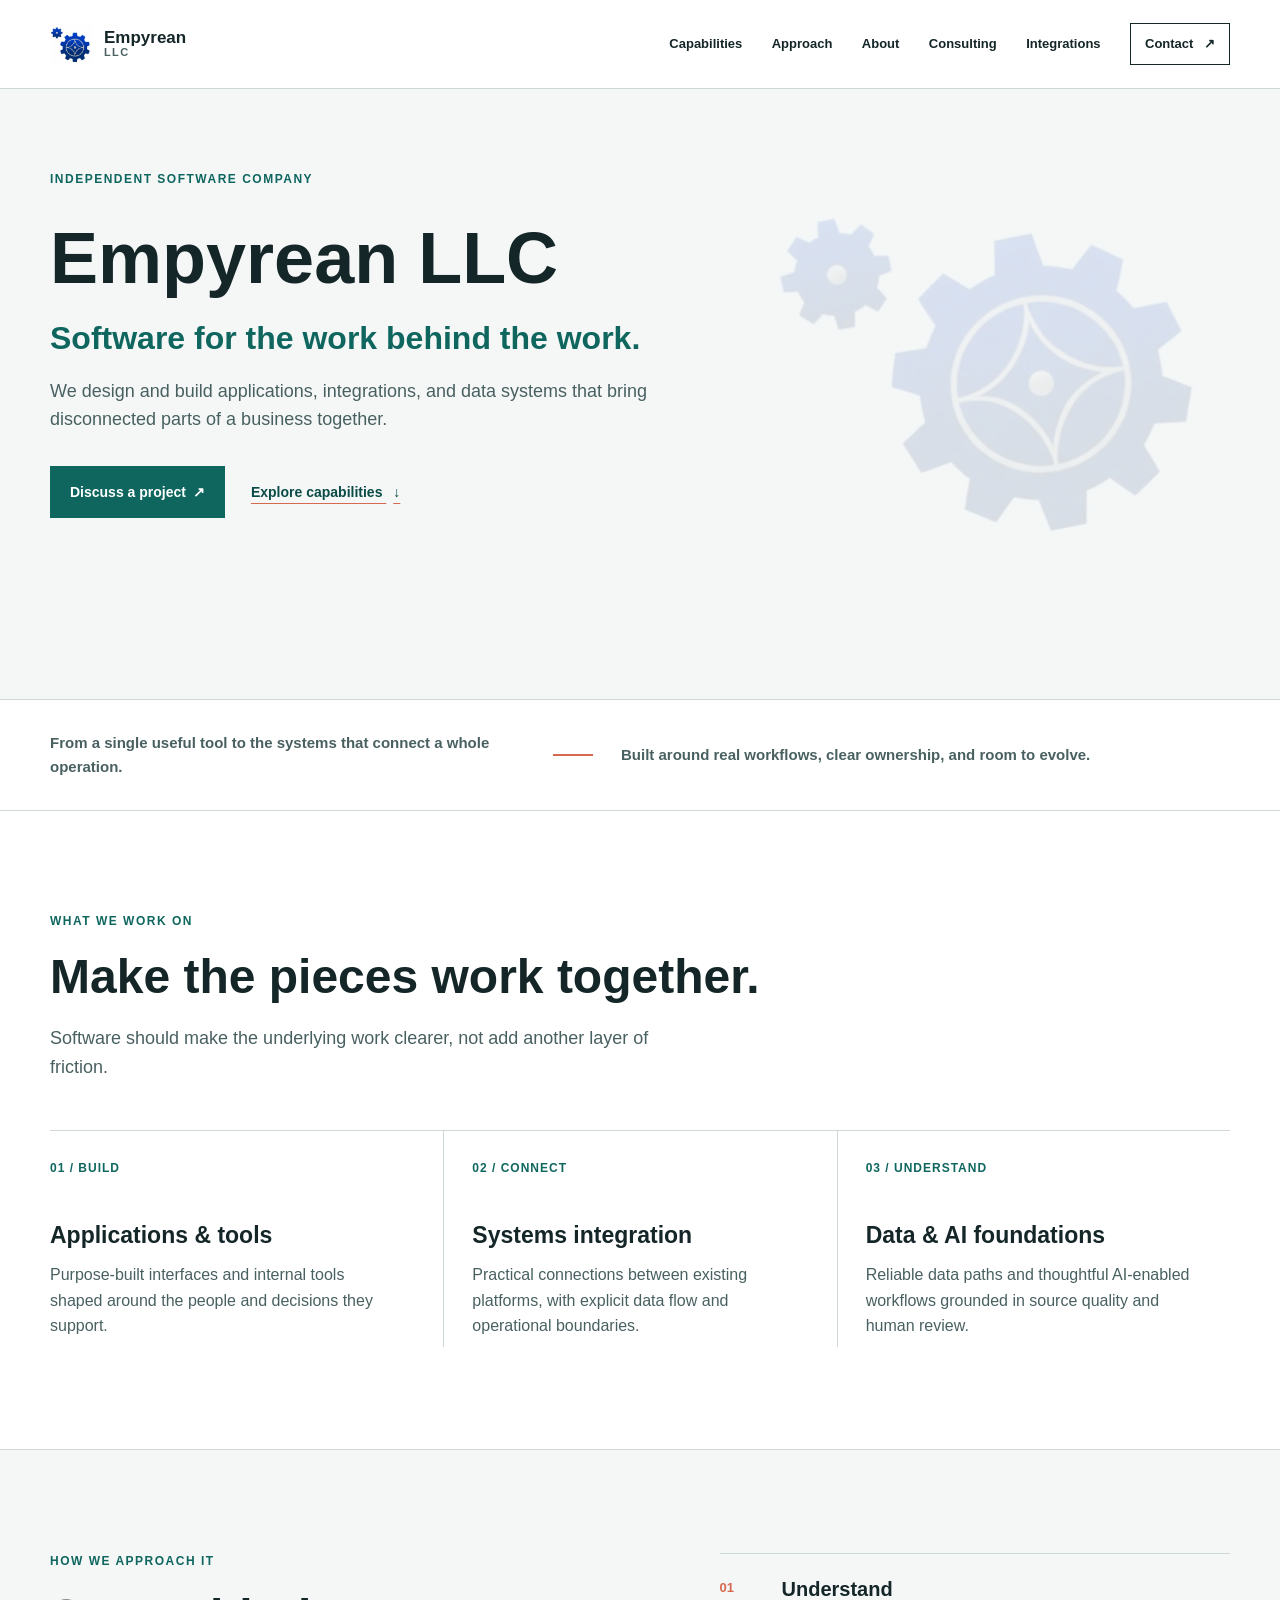
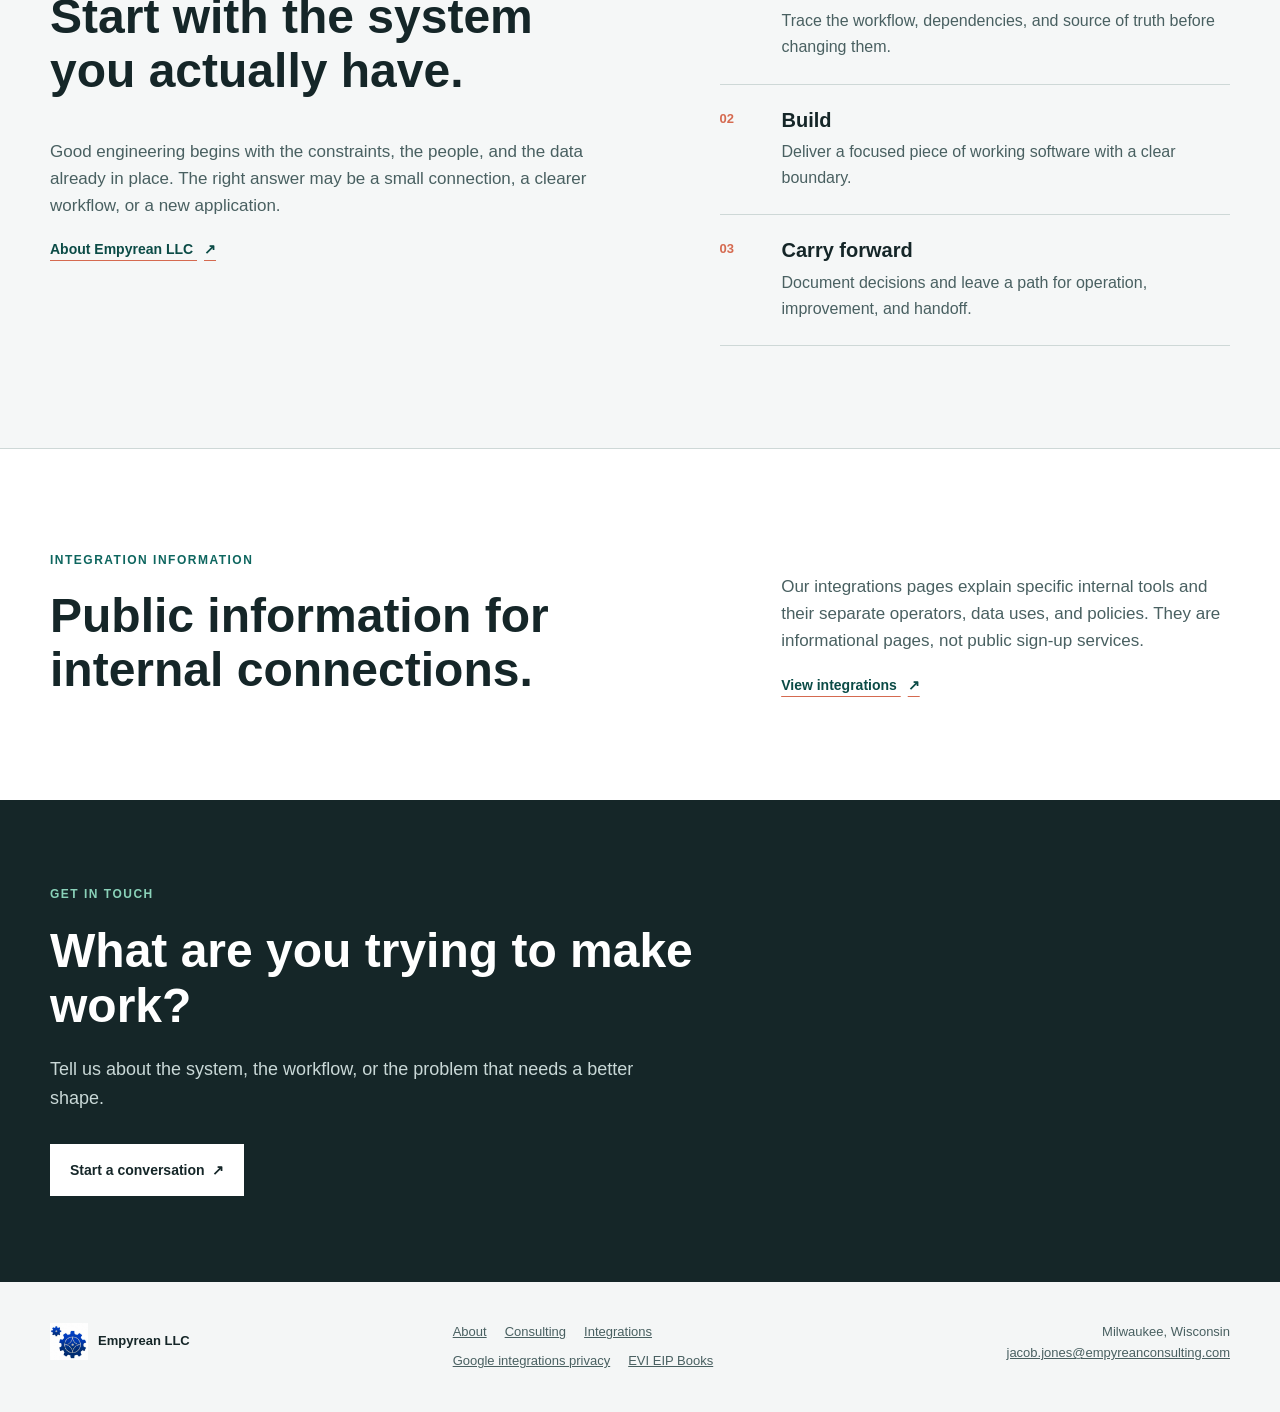
<file: index.html>
<!doctype html>
<html lang="en">
<head>
  <meta charset="utf-8">
  <meta name="google-site-verification" content="CAHDB5dFgv0zYe6Qhjd2fgvT1jPb4KAno0qpgCTAJr0">
  <meta name="viewport" content="width=device-width, initial-scale=1">
  <meta name="theme-color" content="#f5f7f7">
  <title>Empyrean LLC | Software Development</title>
  <meta name="description" content="Empyrean LLC designs and builds software, integrations, and data systems for complex work.">
  <meta property="og:title" content="Empyrean LLC | Software Development">
  <meta property="og:description" content="Software, integrations, and data systems for complex work.">
  <meta property="og:type" content="website">
  <meta property="og:url" content="https://empyreanconsulting.com/">
  <link rel="icon" type="image/png" href="assets/logo-gear.png">
  <link rel="stylesheet" href="assets/site.css">
</head>
<body>
  <a class="skip-link" href="#main">Skip to content</a>
  <header class="site-header">
    <div class="wrap header-inner">
      <a class="brand" href="./" aria-label="Empyrean LLC home">
        <img src="assets/logo-gear.png" alt="" width="42" height="42">
        <span>Empyrean <small>LLC</small></span>
      </a>
      <nav aria-label="Main navigation">
        <a href="#capabilities">Capabilities</a>
        <a href="#approach">Approach</a>
        <a href="about/">About</a>
        <a href="consulting/">Consulting</a>
        <a href="integrations/">Integrations</a>
        <a class="nav-contact" href="#contact">Contact <span aria-hidden="true">&#8599;</span></a>
      </nav>
    </div>
  </header>

  <main id="main">
    <section class="hero" aria-labelledby="hero-title">
      <div class="wrap hero-inner">
        <img class="hero-mark" src="assets/logo-gear.png" alt="" aria-hidden="true" width="266" height="254">
        <p class="eyebrow">Independent software company</p>
        <h1 id="hero-title">Empyrean LLC</h1>
        <p class="hero-statement">Software for the work behind the work.</p>
        <p class="hero-copy">We design and build applications, integrations, and data systems that bring disconnected parts of a business together.</p>
        <div class="hero-actions">
          <a class="button button-primary" href="mailto:jacob.jones@empyreanconsulting.com?subject=Software%20project%20inquiry">Discuss a project <span aria-hidden="true">&#8599;</span></a>
          <a class="text-link" href="#capabilities">Explore capabilities <span aria-hidden="true">&#8595;</span></a>
        </div>
      </div>
    </section>

    <section class="intro" aria-label="Focus">
      <div class="wrap intro-inner">
        <p>From a single useful tool to the systems that connect a whole operation.</p>
        <span class="intro-rule" aria-hidden="true"></span>
        <p>Built around real workflows, clear ownership, and room to evolve.</p>
      </div>
    </section>

    <section class="section capabilities" id="capabilities" aria-labelledby="capabilities-title">
      <div class="wrap">
        <div class="section-head">
          <p class="eyebrow">What we work on</p>
          <h2 id="capabilities-title">Make the pieces work together.</h2>
          <p>Software should make the underlying work clearer, not add another layer of friction.</p>
        </div>
        <div class="capability-grid">
          <article class="capability">
            <span class="capability-index">01 / Build</span>
            <h3>Applications &amp; tools</h3>
            <p>Purpose-built interfaces and internal tools shaped around the people and decisions they support.</p>
          </article>
          <article class="capability">
            <span class="capability-index">02 / Connect</span>
            <h3>Systems integration</h3>
            <p>Practical connections between existing platforms, with explicit data flow and operational boundaries.</p>
          </article>
          <article class="capability">
            <span class="capability-index">03 / Understand</span>
            <h3>Data &amp; AI foundations</h3>
            <p>Reliable data paths and thoughtful AI-enabled workflows grounded in source quality and human review.</p>
          </article>
        </div>
      </div>
    </section>

    <section class="section approach" id="approach" aria-labelledby="approach-title">
      <div class="wrap approach-inner">
        <div class="approach-lead">
          <p class="eyebrow">How we approach it</p>
          <h2 id="approach-title">Start with the system you actually have.</h2>
          <p>Good engineering begins with the constraints, the people, and the data already in place. The right answer may be a small connection, a clearer workflow, or a new application.</p>
          <a class="text-link" href="about/">About Empyrean LLC <span aria-hidden="true">&#8599;</span></a>
        </div>
        <ol class="approach-list">
          <li><span>01</span><div><h3>Understand</h3><p>Trace the workflow, dependencies, and source of truth before changing them.</p></div></li>
          <li><span>02</span><div><h3>Build</h3><p>Deliver a focused piece of working software with a clear boundary.</p></div></li>
          <li><span>03</span><div><h3>Carry forward</h3><p>Document decisions and leave a path for operation, improvement, and handoff.</p></div></li>
        </ol>
      </div>
    </section>

    <section class="section integrations" aria-labelledby="integrations-title">
      <div class="wrap integrations-inner">
        <div>
          <p class="eyebrow">Integration information</p>
          <h2 id="integrations-title">Public information for internal connections.</h2>
        </div>
        <div>
          <p>Our integrations pages explain specific internal tools and their separate operators, data uses, and policies. They are informational pages, not public sign-up services.</p>
          <a class="text-link" href="integrations/">View integrations <span aria-hidden="true">&#8599;</span></a>
        </div>
      </div>
    </section>

    <section class="contact" id="contact" aria-labelledby="contact-title">
      <div class="wrap contact-inner">
        <p class="eyebrow">Get in touch</p>
        <h2 id="contact-title">What are you trying to make work?</h2>
        <p>Tell us about the system, the workflow, or the problem that needs a better shape.</p>
        <a class="button button-light" href="mailto:jacob.jones@empyreanconsulting.com?subject=Software%20project%20inquiry">Start a conversation <span aria-hidden="true">&#8599;</span></a>
      </div>
    </section>
  </main>

  <footer class="site-footer">
    <div class="wrap footer-inner">
      <div class="footer-brand"><img src="assets/logo-gear.png" alt="" width="38" height="38"><span>Empyrean LLC</span></div>
      <div class="footer-links"><a href="about/">About</a><a href="consulting/">Consulting</a><a href="integrations/">Integrations</a><a href="integrations/privacy/">Google integrations privacy</a><a href="integrations/quickbooks/">EVI EIP Books</a></div>
      <p>Milwaukee, Wisconsin<br><a href="mailto:jacob.jones@empyreanconsulting.com">jacob.jones@empyreanconsulting.com</a></p>
    </div>
  </footer>
</body>
</html>
</file>
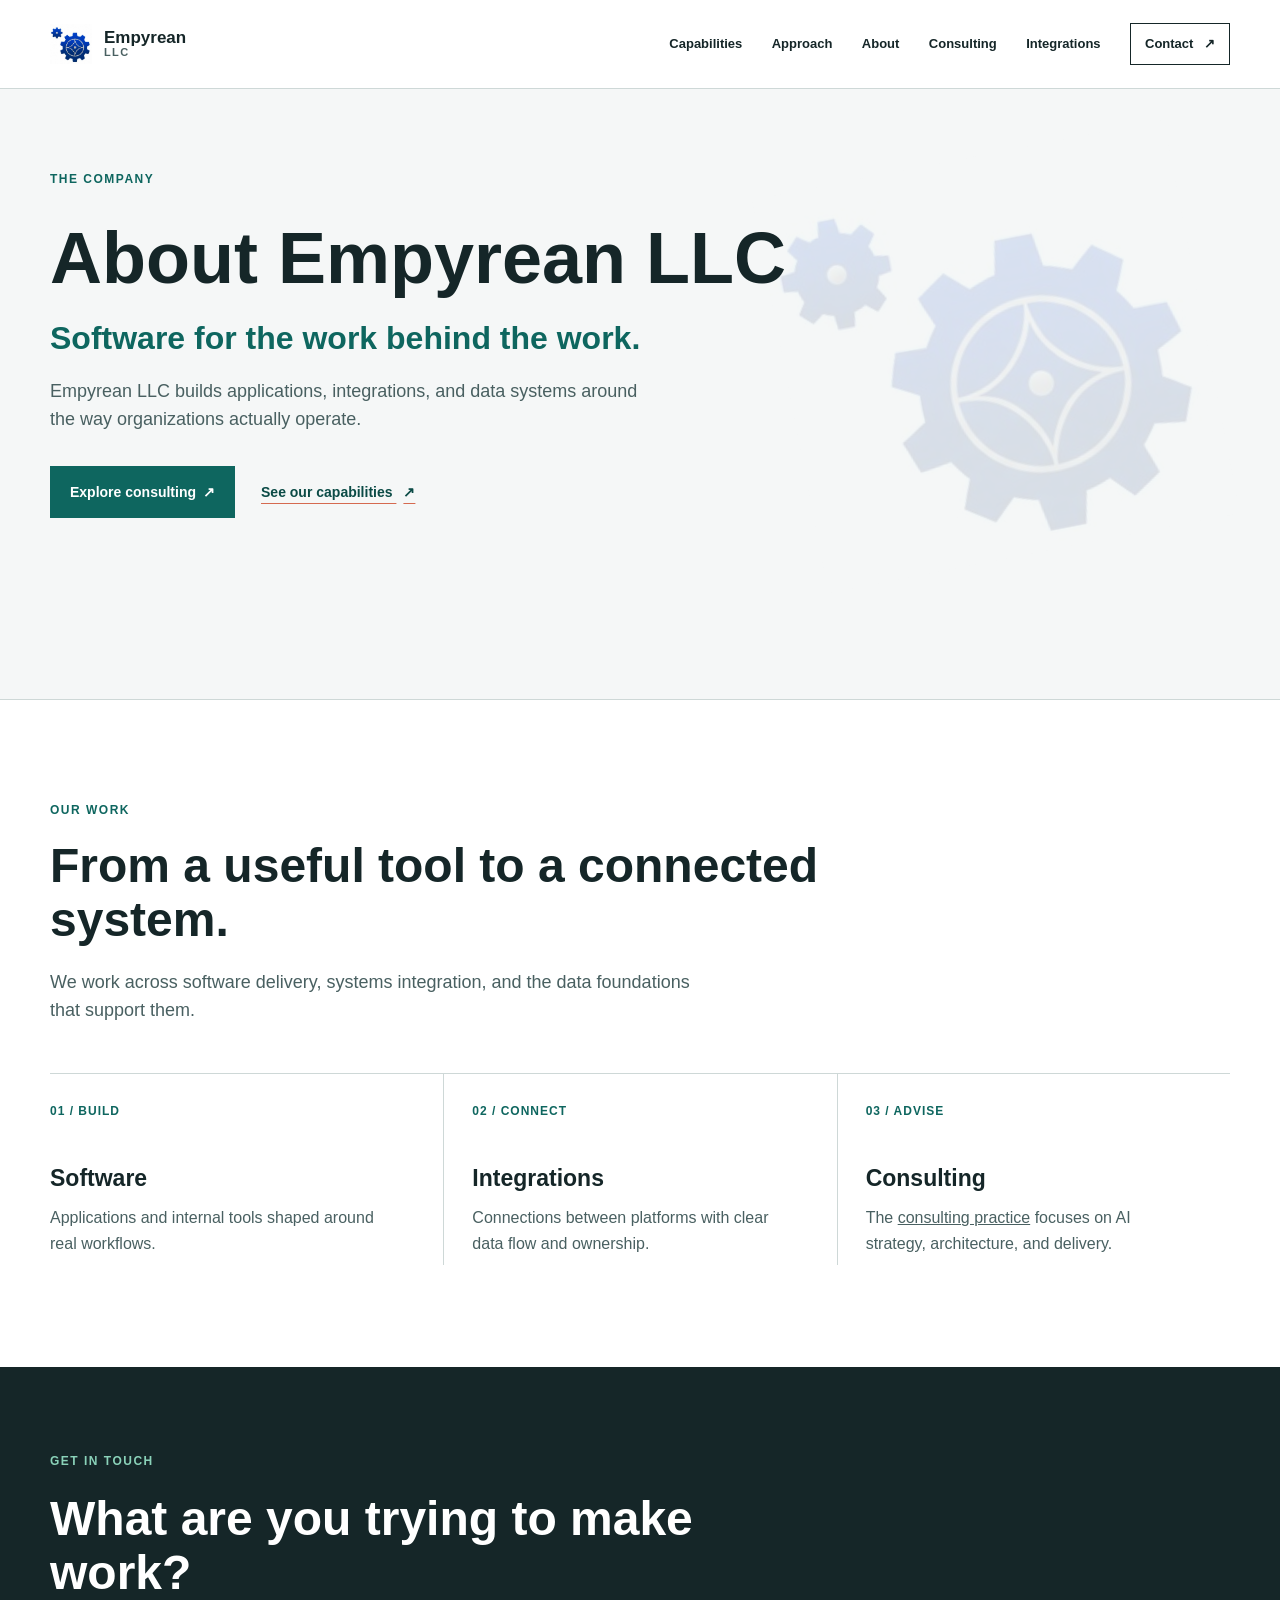
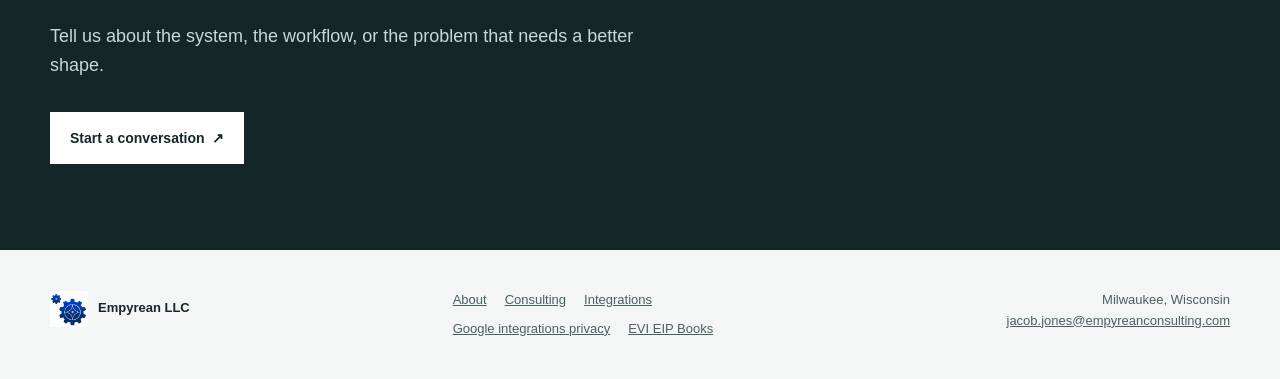
<file: about/index.html>
<!doctype html>
<html lang="en">
<head>
  <meta charset="utf-8">
  <meta name="google-site-verification" content="CAHDB5dFgv0zYe6Qhjd2fgvT1jPb4KAno0qpgCTAJr0">
  <meta name="viewport" content="width=device-width, initial-scale=1">
  <meta name="theme-color" content="#f5f7f7">
  <title>About | Empyrean LLC</title>
  <meta name="description" content="About Empyrean LLC, its software and systems work, and its consulting practice.">
  <meta property="og:title" content="About | Empyrean LLC">
  <meta property="og:description" content="Software, systems, and the work they serve.">
  <meta property="og:type" content="website">
  <meta property="og:url" content="https://empyreanconsulting.com/about/">
  <link rel="icon" type="image/png" href="../assets/logo-gear.png">
  <link rel="stylesheet" href="../assets/site.css">
</head>
<body>
  <a class="skip-link" href="#main">Skip to content</a>
  <header class="site-header">
    <div class="wrap header-inner">
      <a class="brand" href="../" aria-label="Empyrean LLC home">
        <img src="../assets/logo-gear.png" alt="" width="42" height="42">
        <span>Empyrean <small>LLC</small></span>
      </a>
      <nav aria-label="Main navigation">
        <a href="../#capabilities">Capabilities</a>
        <a href="../#approach">Approach</a>
        <a href="./" aria-current="page">About</a>
        <a href="../consulting/">Consulting</a>
        <a href="../integrations/">Integrations</a>
        <a class="nav-contact" href="../#contact">Contact <span aria-hidden="true">&#8599;</span></a>
      </nav>
    </div>
  </header>

  <main id="main">
    <section class="hero" aria-labelledby="about-title">
      <div class="wrap hero-inner">
        <img class="hero-mark" src="../assets/logo-gear.png" alt="" aria-hidden="true" width="266" height="254">
        <p class="eyebrow">The company</p>
        <h1 id="about-title">About Empyrean LLC</h1>
        <p class="hero-statement">Software for the work behind the work.</p>
        <p class="hero-copy">Empyrean LLC builds applications, integrations, and data systems around the way organizations actually operate.</p>
        <div class="hero-actions">
          <a class="button button-primary" href="../consulting/">Explore consulting <span aria-hidden="true">&#8599;</span></a>
          <a class="text-link" href="../#capabilities">See our capabilities <span aria-hidden="true">&#8599;</span></a>
        </div>
      </div>
    </section>

    <section class="section capabilities" aria-labelledby="work-title">
      <div class="wrap">
        <div class="section-head">
          <p class="eyebrow">Our work</p>
          <h2 id="work-title">From a useful tool to a connected system.</h2>
          <p>We work across software delivery, systems integration, and the data foundations that support them.</p>
        </div>
        <div class="capability-grid">
          <article class="capability">
            <span class="capability-index">01 / Build</span>
            <h3>Software</h3>
            <p>Applications and internal tools shaped around real workflows.</p>
          </article>
          <article class="capability">
            <span class="capability-index">02 / Connect</span>
            <h3>Integrations</h3>
            <p>Connections between platforms with clear data flow and ownership.</p>
          </article>
          <article class="capability">
            <span class="capability-index">03 / Advise</span>
            <h3>Consulting</h3>
            <p>The <a href="../consulting/">consulting practice</a> focuses on AI strategy, architecture, and delivery.</p>
          </article>
        </div>
      </div>
    </section>

    <section class="contact" aria-labelledby="contact-title">
      <div class="wrap contact-inner">
        <p class="eyebrow">Get in touch</p>
        <h2 id="contact-title">What are you trying to make work?</h2>
        <p>Tell us about the system, the workflow, or the problem that needs a better shape.</p>
        <a class="button button-light" href="mailto:jacob.jones@empyreanconsulting.com?subject=Software%20project%20inquiry">Start a conversation <span aria-hidden="true">&#8599;</span></a>
      </div>
    </section>
  </main>

  <footer class="site-footer">
    <div class="wrap footer-inner">
      <div class="footer-brand"><img src="../assets/logo-gear.png" alt="" width="38" height="38"><span>Empyrean LLC</span></div>
      <div class="footer-links"><a href="./">About</a><a href="../consulting/">Consulting</a><a href="../integrations/">Integrations</a><a href="../integrations/privacy/">Google integrations privacy</a><a href="../integrations/quickbooks/">EVI EIP Books</a></div>
      <p>Milwaukee, Wisconsin<br><a href="mailto:jacob.jones@empyreanconsulting.com">jacob.jones@empyreanconsulting.com</a></p>
    </div>
  </footer>
</body>
</html>
</file>
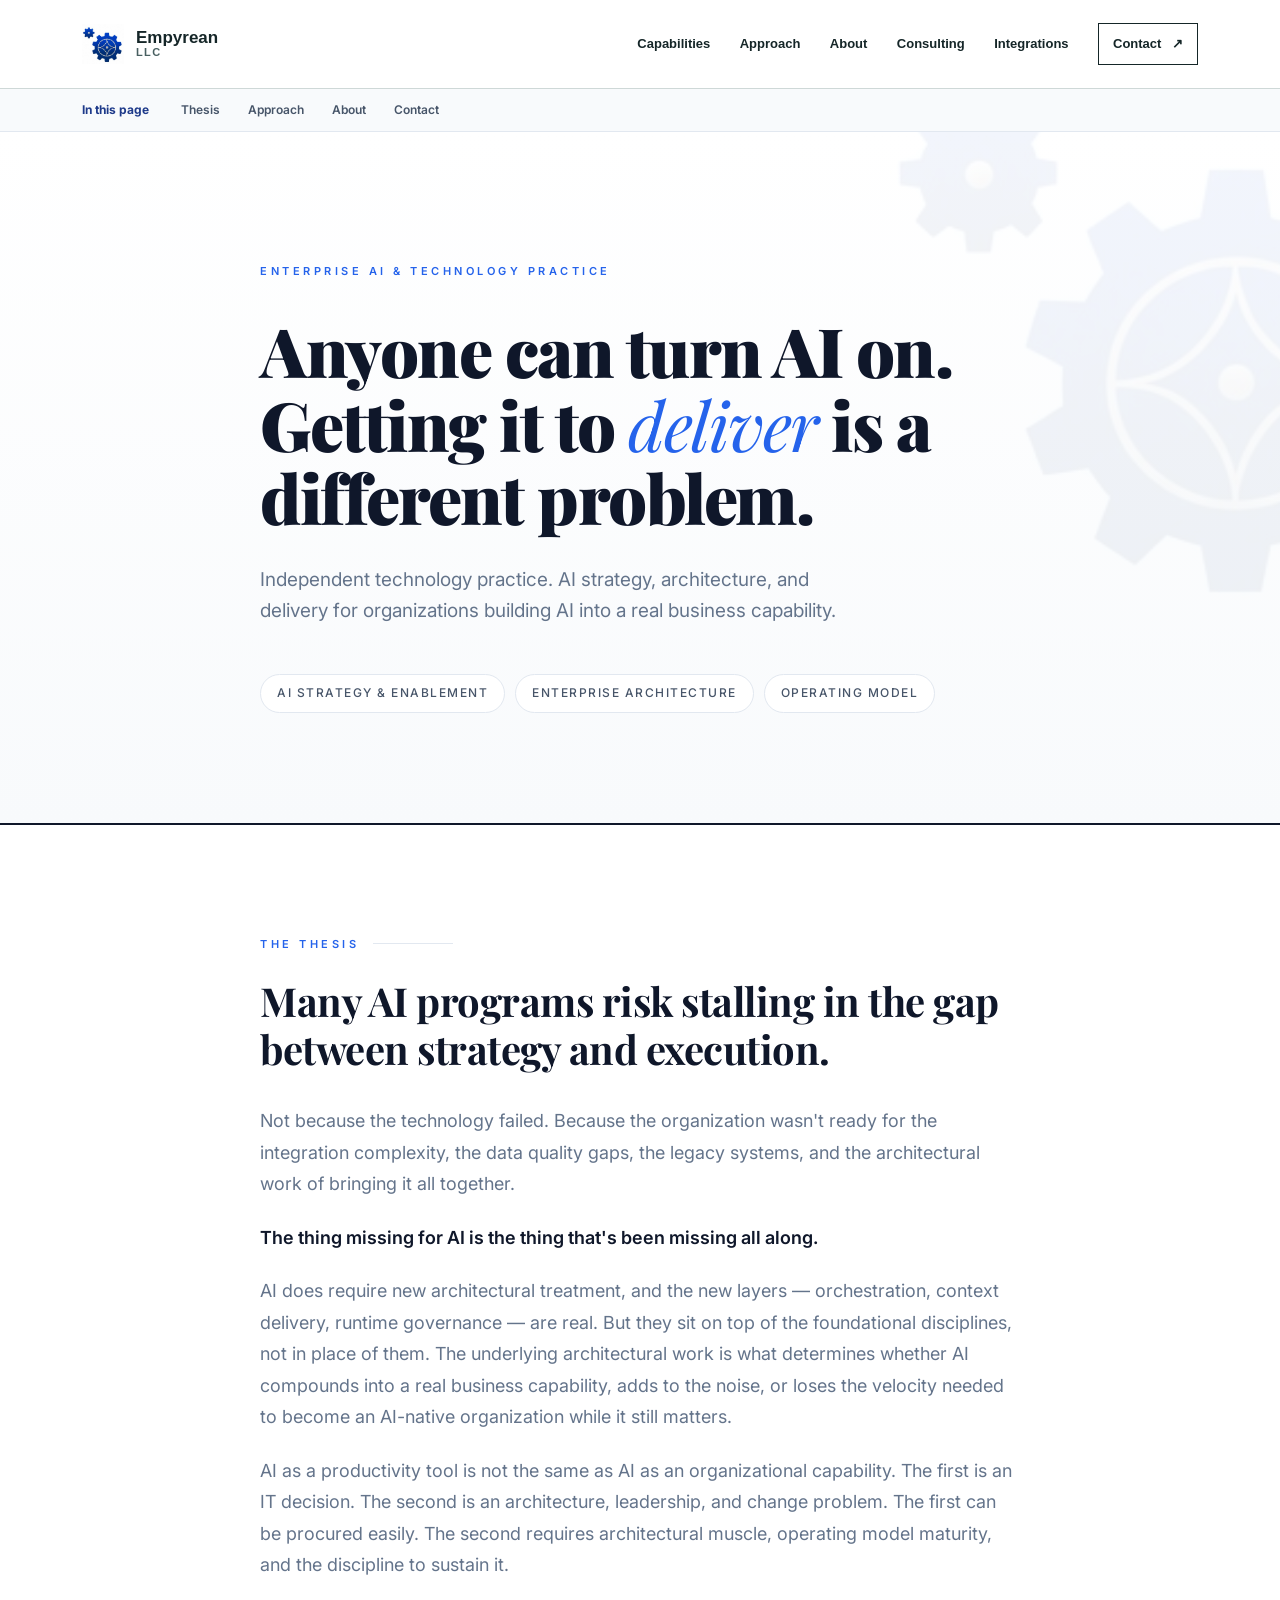
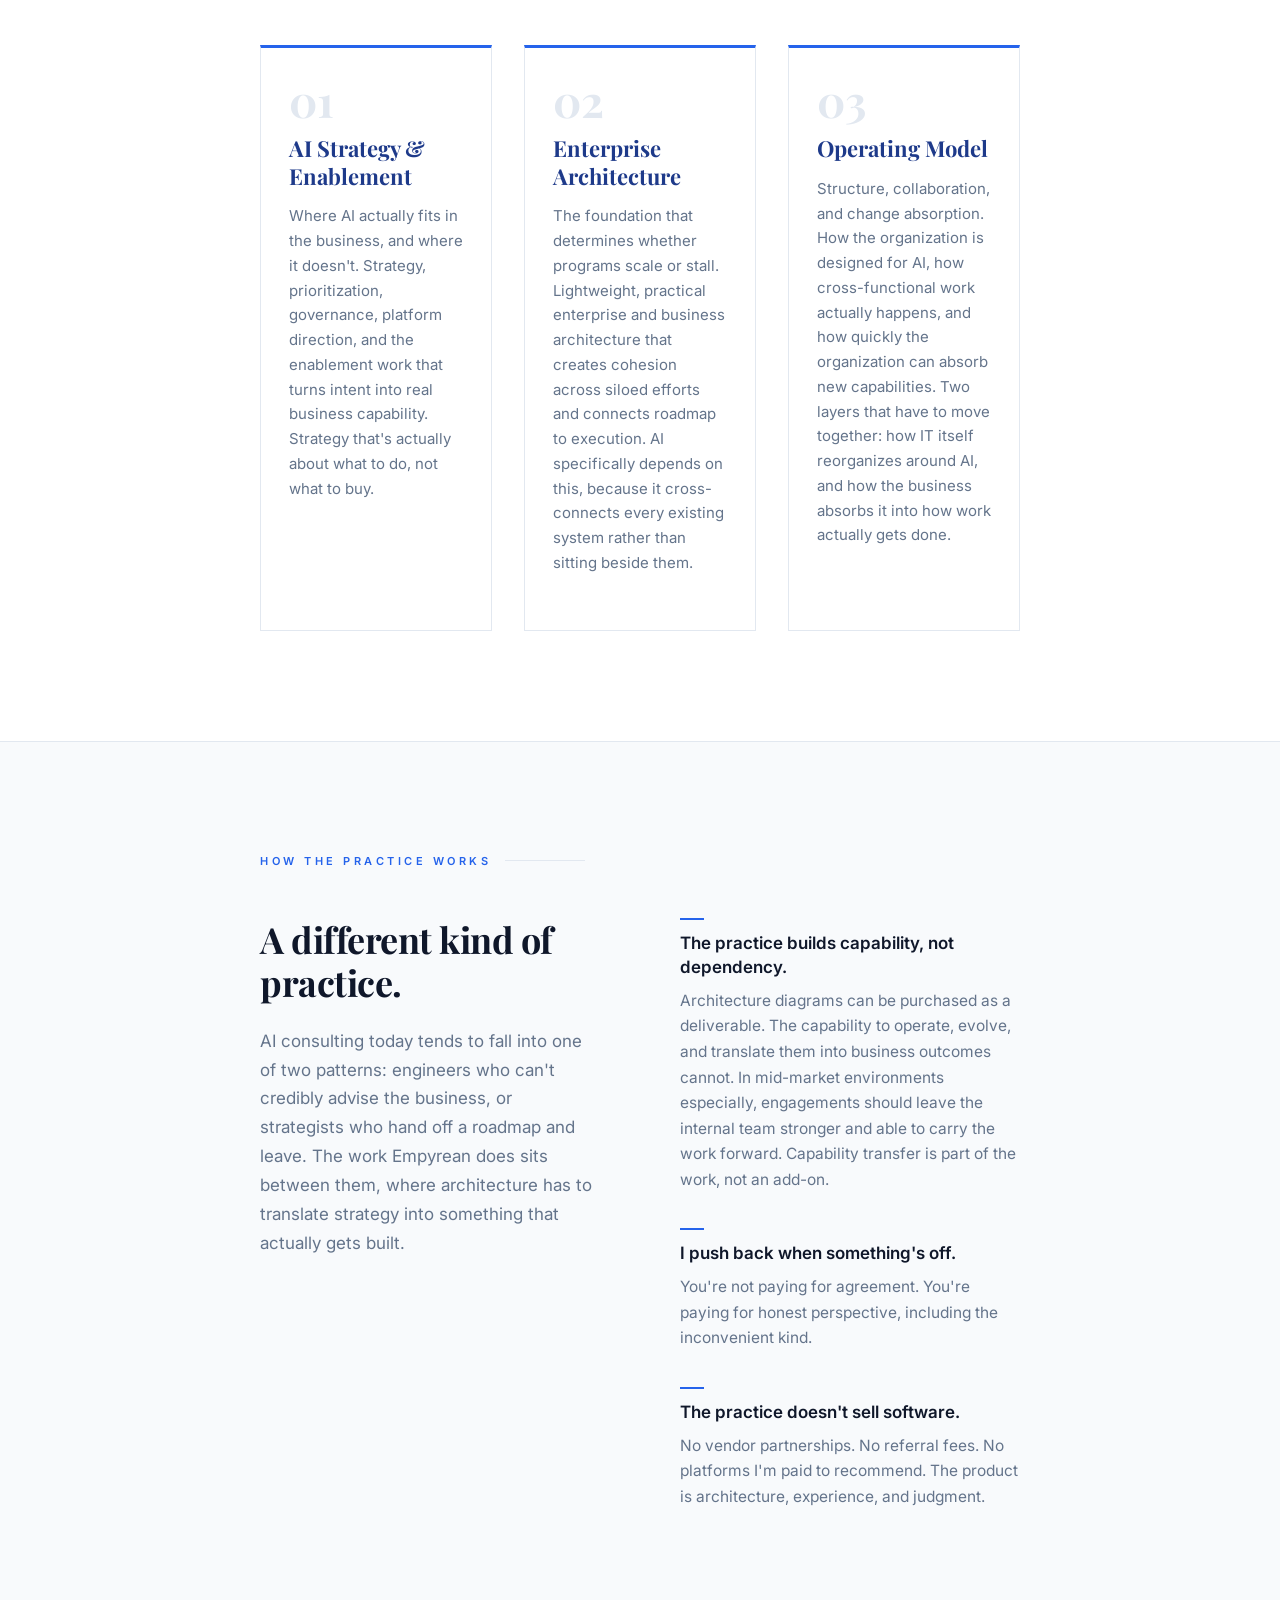
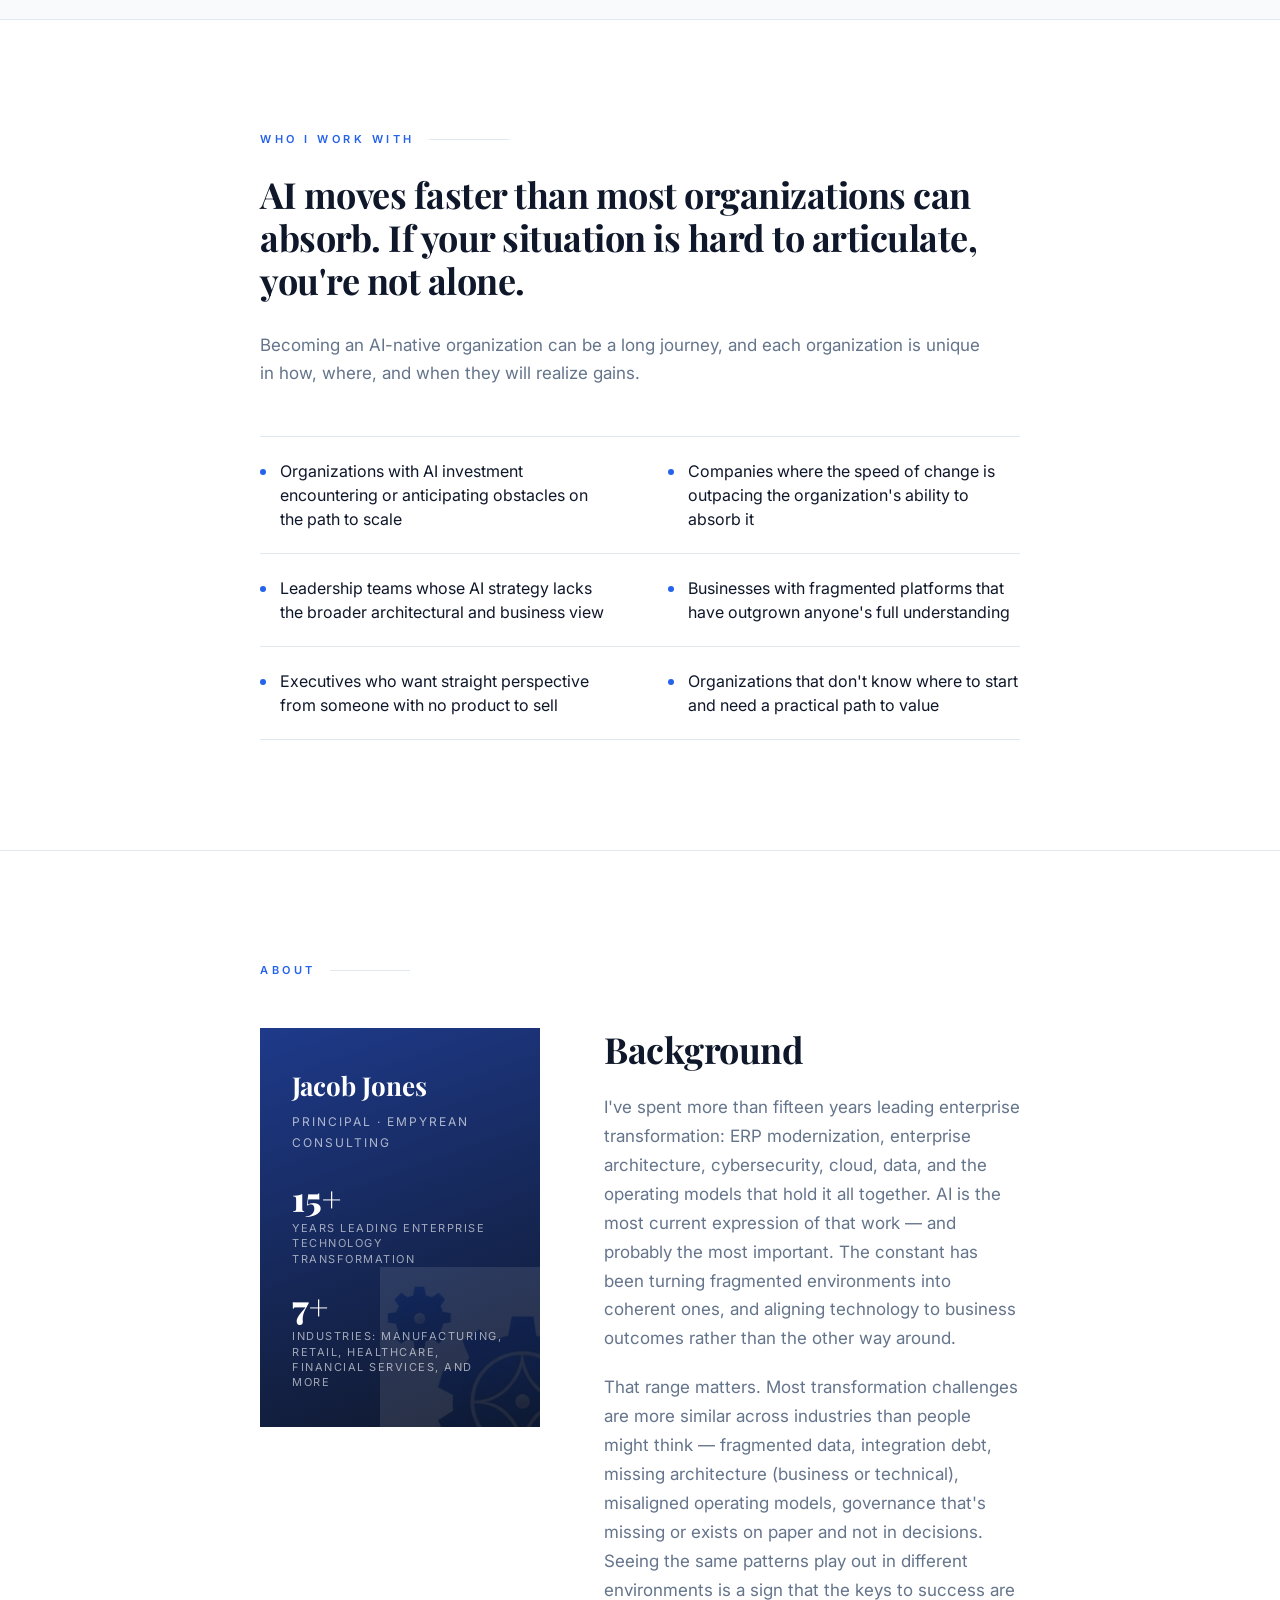
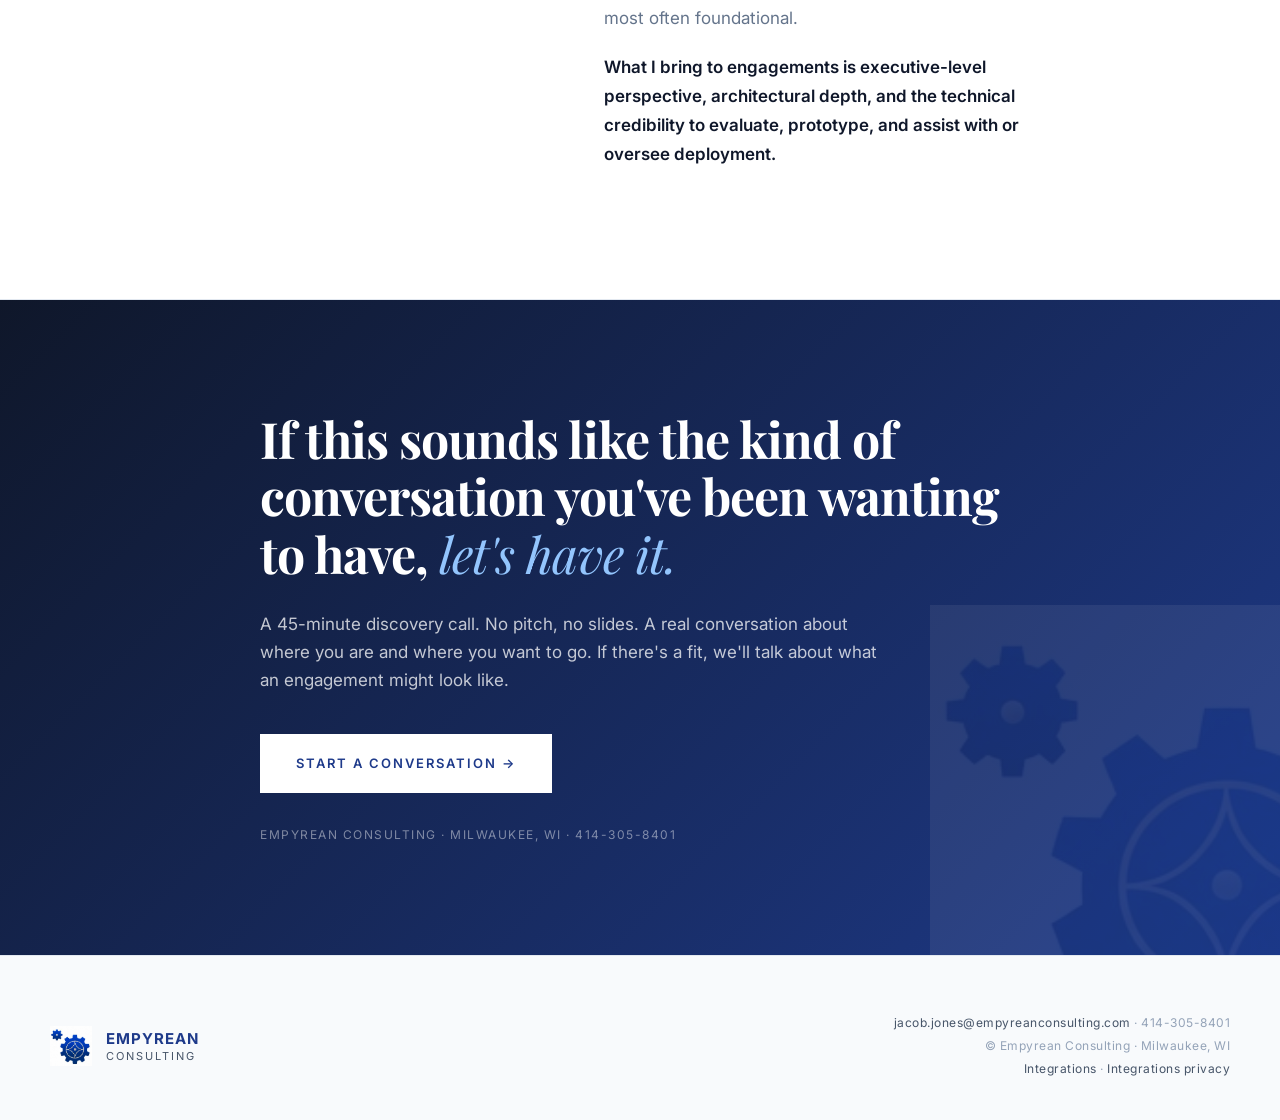
<file: consulting/index.html>
<!DOCTYPE html>
<html lang="en">
<head>
<meta charset="UTF-8">
<meta name="google-site-verification" content="CAHDB5dFgv0zYe6Qhjd2fgvT1jPb4KAno0qpgCTAJr0" />
<meta name="viewport" content="width=device-width, initial-scale=1.0">
<title>About the Practice | Empyrean Consulting</title>
<meta name="description" content="Independent technology practice helping organizations close the gap between AI strategy and execution. AI Strategy &amp; Enablement, Enterprise Architecture, and Operating Model.">

<meta property="og:title" content="Empyrean Consulting">
<meta property="og:description" content="Anyone can turn AI on. Getting it to deliver is a different problem.">
<meta property="og:type" content="website">
<meta property="og:url" content="https://empyreanconsulting.com/consulting/">

<link rel="icon" type="image/png" href="../assets/logo-gear.png">
<link href="https://fonts.googleapis.com/css2?family=Playfair+Display:wght@400;700;900&family=Inter:wght@300;400;500;600;700&display=swap" rel="stylesheet">

<style>
  :root {
    --ink: #0f172a;
    --primary: #1e3a8a;
    --accent: #2563eb;
    --steel: #475569;
    --mid: #64748b;
    --soft: #94a3b8;
    --rule: #e2e8f0;
    --paper: #ffffff;
    --paper-2: #f8fafc;
    --paper-3: #f1f5f9;
    --max-width: 1180px;
    --content-width: 760px;
  }

  *, *::before, *::after { box-sizing: border-box; margin: 0; padding: 0; }
  html { scroll-behavior: smooth; }

  body {
    background: var(--paper);
    color: var(--ink);
    font-family: 'Inter', -apple-system, BlinkMacSystemFont, sans-serif;
    font-weight: 400;
    font-size: 17px;
    line-height: 1.7;
    -webkit-font-smoothing: antialiased;
    -moz-osx-font-smoothing: grayscale;
  }

  /* Site navigation mirrors the homepage; section links stay local to Consulting. */
  .site-header { background: #fff; border-bottom: 1px solid #ced8d7; }
  .site-header .container {
    max-width: var(--max-width);
    min-height: 88px;
    margin: 0 auto;
    padding: 16px 32px;
    display: flex;
    align-items: center;
    justify-content: space-between;
    gap: 28px;
  }
  .site-header .brand { display: inline-flex; align-items: center; gap: 12px; color: #152628; font: 800 17px/1.05 Arial, Helvetica, sans-serif; text-decoration: none; white-space: nowrap; }
  .site-header .brand img { width: 42px; height: 42px; object-fit: contain; }
  .site-header .brand small { display: block; color: #496061; font-size: 11px; font-weight: 600; letter-spacing: 1.4px; text-transform: uppercase; }
  .site-header nav { display: flex; align-items: center; gap: clamp(16px, 2.3vw, 32px); }
  .site-header nav a { color: #152628; font: 700 13px/1.6 Arial, Helvetica, sans-serif; text-decoration: none; }
  .site-header nav a:hover { color: #0e665f; text-decoration: underline; text-underline-offset: 5px; }
  .site-header .nav-contact { border: 1px solid #152628; padding: 10px 14px; }
  .site-header .nav-contact span { margin-left: 7px; }
  .site-header a:focus-visible, .section-nav a:focus-visible { outline: 3px solid #d56a50; outline-offset: 4px; }
  .section-nav { position: sticky; top: 0; z-index: 100; background: rgba(248, 250, 252, .96); backdrop-filter: blur(12px); border-bottom: 1px solid var(--rule); }
  .section-nav .container { max-width: var(--max-width); margin: 0 auto; padding: 11px 32px; display: flex; align-items: center; gap: 32px; }
  .section-nav strong { color: var(--primary); font-size: 12px; white-space: nowrap; }
  .section-nav .nav-links { display: flex; align-items: center; gap: 28px; overflow-x: auto; }
  .section-nav a { color: var(--steel); font-size: 12px; font-weight: 600; text-decoration: none; white-space: nowrap; }
  .section-nav a:hover { color: var(--accent); text-decoration: underline; text-underline-offset: 5px; }
  @media (max-width: 900px) {
    .site-header .container { align-items: flex-start; flex-direction: column; gap: 14px; }
    .site-header nav { width: 100%; flex-wrap: wrap; gap: 8px 18px; }
    .site-header nav a { padding-block: 6px; }
    .site-header .nav-contact { border: 0; padding-inline: 0; }
  }
  @media (max-width: 650px) {
    .site-header .container, .section-nav .container { padding-inline: 18px; }
    .site-header nav { gap: 5px 16px; }
    .site-header nav a { font-size: 12px; }
    .section-nav .container { gap: 18px; }
    .section-nav .nav-links { gap: 20px; }
  }

  /* SECTIONS */
  section {
    padding: 110px 32px;
    border-bottom: 1px solid var(--rule);
  }
  section:last-of-type { border-bottom: none; }
  .container { max-width: var(--max-width); margin: 0 auto; }
  .content-narrow { max-width: var(--content-width); }

  /* HERO */
  .hero {
    padding: 130px 32px 110px;
    background: linear-gradient(180deg, var(--paper) 0%, var(--paper-2) 100%);
    border-bottom: 2px solid var(--ink);
    position: relative;
    overflow: hidden;
  }
  .hero::before {
    content: '';
    position: absolute;
    right: -200px;
    top: -100px;
    width: 600px;
    height: 600px;
    background-image: url('../assets/logo-gear.png');
    background-size: contain;
    background-repeat: no-repeat;
    background-position: center;
    opacity: 0.05;
    z-index: 0;
  }
  .hero .container { position: relative; z-index: 1; }
  .hero-eyebrow {
    font-size: 11px;
    font-weight: 600;
    letter-spacing: 3.5px;
    text-transform: uppercase;
    color: var(--accent);
    margin-bottom: 32px;
  }
  .hero h1 {
    font-family: 'Playfair Display', serif;
    font-size: clamp(38px, 6vw, 68px);
    font-weight: 900;
    line-height: 1.08;
    letter-spacing: -1.5px;
    margin-bottom: 32px;
    color: var(--ink);
    max-width: 900px;
  }
  .hero h1 em {
    font-style: italic;
    font-weight: 400;
    color: var(--accent);
  }
  .hero-sub {
    font-size: 19px;
    color: var(--mid);
    max-width: 620px;
    line-height: 1.6;
    margin-bottom: 48px;
  }
  .hero-meta { display: flex; flex-wrap: wrap; gap: 10px; }
  .hero-meta .pill {
    padding: 8px 16px;
    background: var(--paper);
    border: 1px solid var(--rule);
    border-radius: 100px;
    font-size: 12px;
    letter-spacing: 1.5px;
    text-transform: uppercase;
    color: var(--steel);
    font-weight: 500;
  }

  /* SECTION LABELS */
  .section-label {
    font-size: 11px;
    font-weight: 600;
    letter-spacing: 3.5px;
    text-transform: uppercase;
    color: var(--accent);
    margin-bottom: 24px;
    display: flex;
    align-items: center;
    gap: 14px;
  }
  .section-label::after {
    content: '';
    flex: 1;
    height: 1px;
    background: var(--rule);
    max-width: 80px;
  }

  /* THESIS */
  .thesis h2 {
    font-family: 'Playfair Display', serif;
    font-size: clamp(28px, 4vw, 40px);
    font-weight: 700;
    line-height: 1.2;
    margin-bottom: 32px;
    color: var(--ink);
    letter-spacing: -0.5px;
  }
  .thesis p {
    font-size: 18px;
    color: var(--mid);
    margin-bottom: 22px;
    line-height: 1.75;
  }
  .thesis p strong { color: var(--ink); font-weight: 600; }

  /* PILLARS */
  .pillars-grid {
    display: grid;
    grid-template-columns: repeat(3, 1fr);
    gap: 32px;
    margin-top: 64px;
  }
  @media (max-width: 820px) {
    .pillars-grid { grid-template-columns: 1fr; gap: 24px; }
  }
  .pillar {
    background: var(--paper);
    border: 1px solid var(--rule);
    border-top: 3px solid var(--accent);
    padding: 32px 28px;
    transition: transform 0.2s ease, box-shadow 0.2s ease;
  }
  .pillar:hover {
    transform: translateY(-2px);
    box-shadow: 0 8px 24px rgba(15, 23, 42, 0.06);
  }
  .pillar-num {
    font-family: 'Playfair Display', serif;
    font-size: 44px;
    font-weight: 700;
    color: var(--rule);
    line-height: 0.9;
    margin-bottom: 16px;
  }
  .pillar h3 {
    font-family: 'Playfair Display', serif;
    font-size: 22px;
    font-weight: 700;
    margin-bottom: 14px;
    color: var(--primary);
    line-height: 1.25;
  }
  .pillar p { font-size: 15px; color: var(--mid); line-height: 1.65; }

  /* APPROACH */
  .approach { background: var(--paper-2); }
  .approach-grid {
    display: grid;
    grid-template-columns: 1fr 1fr;
    gap: 80px;
    margin-top: 48px;
  }
  @media (max-width: 820px) { .approach-grid { grid-template-columns: 1fr; gap: 48px; } }
  .approach h2 {
    font-family: 'Playfair Display', serif;
    font-size: clamp(28px, 4vw, 36px);
    font-weight: 700;
    line-height: 1.2;
    margin-bottom: 22px;
    letter-spacing: -0.5px;
    color: var(--ink);
  }
  .approach-intro { font-size: 17px; color: var(--mid); line-height: 1.7; }
  .approach-principle { margin-bottom: 36px; }
  .approach-principle:last-child { margin-bottom: 0; }
  .approach-principle h4 {
    font-size: 17px;
    font-weight: 600;
    color: var(--ink);
    margin-bottom: 8px;
    line-height: 1.4;
  }
  .approach-principle p { font-size: 15.5px; color: var(--mid); line-height: 1.65; }
  .approach-divider {
    width: 24px;
    height: 2px;
    background: var(--accent);
    margin-bottom: 12px;
  }

  /* WHO */
  .who h2 {
    font-family: 'Playfair Display', serif;
    font-size: clamp(28px, 4vw, 36px);
    font-weight: 700;
    line-height: 1.2;
    margin-bottom: 28px;
    letter-spacing: -0.5px;
    color: var(--ink);
  }
  .who-intro {
    font-size: 17px;
    color: var(--mid);
    margin-bottom: 48px;
    line-height: 1.7;
    max-width: 720px;
  }
  .who-grid {
    display: grid;
    grid-template-columns: repeat(2, 1fr);
    border-top: 1px solid var(--rule);
  }
  @media (max-width: 640px) { .who-grid { grid-template-columns: 1fr; } }
  .who-item {
    padding: 22px 28px 22px 0;
    border-bottom: 1px solid var(--rule);
    font-size: 16px;
    color: var(--ink);
    line-height: 1.5;
    display: flex;
    align-items: flex-start;
    gap: 14px;
  }
  .who-item:nth-child(even) { padding-left: 28px; padding-right: 0; }
  .who-item::before {
    content: '';
    flex-shrink: 0;
    width: 6px;
    height: 6px;
    background: var(--accent);
    border-radius: 50%;
    margin-top: 10px;
  }
  @media (max-width: 640px) {
    .who-item, .who-item:nth-child(even) { padding: 18px 0; }
  }

  /* ABOUT */
  .about-grid {
    display: grid;
    grid-template-columns: 280px 1fr;
    gap: 64px;
    align-items: start;
    margin-top: 48px;
  }
  @media (max-width: 820px) { .about-grid { grid-template-columns: 1fr; gap: 32px; } }
  .about-card {
    background: var(--primary);
    background-image: linear-gradient(160deg, var(--primary) 0%, var(--ink) 100%);
    color: #fff;
    padding: 36px 32px;
    position: relative;
    overflow: hidden;
  }
  .about-card::before {
    content: '';
    position: absolute;
    bottom: -80px;
    right: -80px;
    width: 240px;
    height: 240px;
    background-image: url('../assets/logo-gear.png');
    background-size: contain;
    background-repeat: no-repeat;
    opacity: 0.1;
  }
  .about-card-content { position: relative; z-index: 1; }
  .about-card h3 {
    font-family: 'Playfair Display', serif;
    font-size: 26px;
    font-weight: 700;
    margin-bottom: 4px;
    color: #fff;
  }
  .about-card .role {
    font-size: 12px;
    letter-spacing: 2px;
    text-transform: uppercase;
    color: rgba(255,255,255,0.65);
    margin-bottom: 28px;
  }
  .about-card .stat-block { margin-bottom: 22px; }
  .about-card .stat-block:last-child { margin-bottom: 0; }
  .about-card .stat-num {
    font-family: 'Playfair Display', serif;
    font-size: 34px;
    font-weight: 900;
    line-height: 1;
    color: #fff;
  }
  .about-card .stat-label {
    font-size: 11px;
    letter-spacing: 1.5px;
    text-transform: uppercase;
    color: rgba(255,255,255,0.6);
    margin-top: 6px;
    line-height: 1.4;
  }
  .about-text h2 {
    font-family: 'Playfair Display', serif;
    font-size: clamp(28px, 4vw, 36px);
    font-weight: 700;
    line-height: 1.2;
    margin-bottom: 22px;
    letter-spacing: -0.5px;
    color: var(--ink);
  }
  .about-text p {
    font-size: 17px;
    color: var(--mid);
    margin-bottom: 20px;
    line-height: 1.7;
  }
  .about-text p strong { color: var(--ink); font-weight: 600; }

  /* CTA */
  .cta {
    background: var(--ink);
    background-image: linear-gradient(135deg, var(--ink) 0%, var(--primary) 100%);
    color: var(--paper);
    border: none;
    position: relative;
    overflow: hidden;
  }
  .cta::before {
    content: '';
    position: absolute;
    right: -150px;
    bottom: -150px;
    width: 500px;
    height: 500px;
    background-image: url('../assets/logo-gear.png');
    background-size: contain;
    background-repeat: no-repeat;
    opacity: 0.07;
  }
  .cta .container { position: relative; z-index: 1; }
  .cta h2 {
    font-family: 'Playfair Display', serif;
    font-size: clamp(32px, 5vw, 50px);
    font-weight: 700;
    line-height: 1.15;
    margin-bottom: 28px;
    color: #fff;
    letter-spacing: -1px;
    max-width: 800px;
  }
  .cta h2 em {
    color: #93c5fd;
    font-style: italic;
    font-weight: 400;
  }
  .cta p {
    font-size: 17px;
    color: rgba(255,255,255,0.75);
    max-width: 620px;
    line-height: 1.65;
    margin-bottom: 40px;
  }
  .cta-button {
    display: inline-block;
    background: #fff;
    color: var(--primary);
    padding: 18px 36px;
    text-decoration: none;
    font-size: 13px;
    font-weight: 600;
    letter-spacing: 2px;
    text-transform: uppercase;
    transition: background 0.2s ease, transform 0.2s ease, color 0.2s ease;
  }
  .cta-button:hover {
    background: var(--accent);
    color: #fff;
    transform: translateY(-2px);
  }
  .cta-meta {
    margin-top: 32px;
    font-size: 12px;
    letter-spacing: 1.5px;
    text-transform: uppercase;
    color: rgba(255,255,255,0.45);
  }

  /* FOOTER */
  footer {
    background: var(--paper-2);
    padding: 56px 32px 40px;
    border-top: 1px solid var(--rule);
  }
  footer .container {
    display: flex;
    justify-content: space-between;
    align-items: center;
    flex-wrap: wrap;
    gap: 24px;
  }
  .footer-brand { display: flex; align-items: center; gap: 14px; }
  .footer-brand img { height: 40px; width: auto; }
  .footer-brand-text {
    font-family: 'Inter', sans-serif;
    font-weight: 700;
    font-size: 15px;
    color: var(--primary);
    text-transform: uppercase;
    letter-spacing: 1px;
    line-height: 1.3;
  }
  .footer-brand-text .sub {
    color: var(--steel);
    font-weight: 400;
    font-size: 11px;
    letter-spacing: 2px;
    display: block;
  }
  .footer-meta {
    font-size: 12px;
    color: var(--soft);
    letter-spacing: 0.5px;
    text-align: right;
    line-height: 1.9;
  }
  .footer-meta a { color: var(--steel); text-decoration: none; }
  .footer-meta a:hover { color: var(--accent); }
  @media (max-width: 640px) {
    footer .container { flex-direction: column; align-items: flex-start; }
    .footer-meta { text-align: left; }
  }
</style>
</head>

<body>

<header class="site-header">
  <div class="container">
    <a href="../" class="brand">
      <img src="../assets/logo-gear.png" alt="" width="42" height="42">
      <span>Empyrean<small>LLC</small></span>
    </a>
    <nav aria-label="Main navigation">
      <a href="../#capabilities">Capabilities</a>
      <a href="../#approach">Approach</a>
      <a href="../about/">About</a>
      <a href="./" aria-current="page">Consulting</a>
      <a href="../integrations/">Integrations</a>
      <a class="nav-contact" href="../#contact">Contact <span aria-hidden="true">&#8599;</span></a>
    </nav>
  </div>
</header>

<nav class="section-nav" aria-label="About page sections">
  <div class="container">
    <strong>In this page</strong>
    <div class="nav-links">
      <a href="#thesis">Thesis</a>
      <a href="#approach">Approach</a>
      <a href="#about">About</a>
      <a href="#contact">Contact</a>
    </div>
  </div>
</nav>

<section class="hero" id="top">
  <div class="container content-narrow">
    <div class="hero-eyebrow">Enterprise AI &amp; Technology Practice</div>
    <h1>Anyone can turn AI on.<br>Getting it to <em>deliver</em> is a different problem.</h1>
    <p class="hero-sub">
      Independent technology practice. AI strategy, architecture, and delivery for organizations building AI into a real business capability.
    </p>
    <div class="hero-meta">
      <span class="pill">AI Strategy &amp; Enablement</span>
      <span class="pill">Enterprise Architecture</span>
      <span class="pill">Operating Model</span>
    </div>
  </div>
</section>

<section class="thesis" id="thesis">
  <div class="container content-narrow">
    <div class="section-label">The Thesis</div>
    <h2>Many AI programs risk stalling in the gap between strategy and execution.</h2>
    <p>
      Not because the technology failed. Because the organization wasn't ready for the integration complexity, the data quality gaps, the legacy systems, and the architectural work of bringing it all together.
    </p>
    <p>
      <strong>The thing missing for AI is the thing that's been missing all along.</strong>
    </p>
    <p>
      AI does require new architectural treatment, and the new layers — orchestration, context delivery, runtime governance — are real. But they sit on top of the foundational disciplines, not in place of them. The underlying architectural work is what determines whether AI compounds into a real business capability, adds to the noise, or loses the velocity needed to become an AI-native organization while it still matters.
    </p>
    <p>
      AI as a productivity tool is not the same as AI as an organizational capability. The first is an IT decision. The second is an architecture, leadership, and change problem. The first can be procured easily. The second requires architectural muscle, operating model maturity, and the discipline to sustain it.
    </p>

    <div class="pillars-grid">
      <div class="pillar">
        <div class="pillar-num">01</div>
        <h3>AI Strategy &amp; Enablement</h3>
        <p>Where AI actually fits in the business, and where it doesn't. Strategy, prioritization, governance, platform direction, and the enablement work that turns intent into real business capability. Strategy that's actually about what to do, not what to buy.</p>
      </div>
      <div class="pillar">
        <div class="pillar-num">02</div>
        <h3>Enterprise Architecture</h3>
        <p>The foundation that determines whether programs scale or stall. Lightweight, practical enterprise and business architecture that creates cohesion across siloed efforts and connects roadmap to execution. AI specifically depends on this, because it cross-connects every existing system rather than sitting beside them.</p>
      </div>
      <div class="pillar">
        <div class="pillar-num">03</div>
        <h3>Operating Model</h3>
        <p>Structure, collaboration, and change absorption. How the organization is designed for AI, how cross-functional work actually happens, and how quickly the organization can absorb new capabilities. Two layers that have to move together: how IT itself reorganizes around AI, and how the business absorbs it into how work actually gets done.</p>
      </div>
    </div>
  </div>
</section>

<section class="approach" id="approach">
  <div class="container content-narrow">
    <div class="section-label">How the Practice Works</div>
    <div class="approach-grid">
      <div>
        <h2>A different kind of practice.</h2>
        <p class="approach-intro">
          AI consulting today tends to fall into one of two patterns: engineers who can't credibly advise the business, or strategists who hand off a roadmap and leave. The work Empyrean does sits between them, where architecture has to translate strategy into something that actually gets built.
        </p>
      </div>
      <div>
        <div class="approach-principle">
          <div class="approach-divider"></div>
          <h4>The practice builds capability, not dependency.</h4>
          <p>Architecture diagrams can be purchased as a deliverable. The capability to operate, evolve, and translate them into business outcomes cannot. In mid-market environments especially, engagements should leave the internal team stronger and able to carry the work forward. Capability transfer is part of the work, not an add-on.</p>
        </div>
        <div class="approach-principle">
          <div class="approach-divider"></div>
          <h4>I push back when something's off.</h4>
          <p>You're not paying for agreement. You're paying for honest perspective, including the inconvenient kind.</p>
        </div>
        <div class="approach-principle">
          <div class="approach-divider"></div>
          <h4>The practice doesn't sell software.</h4>
          <p>No vendor partnerships. No referral fees. No platforms I'm paid to recommend. The product is architecture, experience, and judgment.</p>
        </div>
      </div>
    </div>
  </div>
</section>

<section class="who" id="who">
  <div class="container content-narrow">
    <div class="section-label">Who I Work With</div>
    <h2>AI moves faster than most organizations can absorb. If your situation is hard to articulate, you're not alone.</h2>
    <p class="who-intro">
      Becoming an AI-native organization can be a long journey, and each organization is unique in how, where, and when they will realize gains.
    </p>
    <div class="who-grid">
      <div class="who-item">Organizations with AI investment encountering or anticipating obstacles on the path to scale</div>
      <div class="who-item">Companies where the speed of change is outpacing the organization's ability to absorb it</div>
      <div class="who-item">Leadership teams whose AI strategy lacks the broader architectural and business view</div>
      <div class="who-item">Businesses with fragmented platforms that have outgrown anyone's full understanding</div>
      <div class="who-item">Executives who want straight perspective from someone with no product to sell</div>
      <div class="who-item">Organizations that don't know where to start and need a practical path to value</div>
    </div>
  </div>
</section>

<section class="about" id="about">
  <div class="container content-narrow">
    <div class="section-label">About</div>
    <div class="about-grid">
      <div class="about-card">
        <div class="about-card-content">
          <h3>Jacob Jones</h3>
          <div class="role">Principal · Empyrean Consulting</div>
          <div class="stat-block">
            <div class="stat-num">15+</div>
            <div class="stat-label">Years Leading Enterprise Technology Transformation</div>
          </div>
          <div class="stat-block">
            <div class="stat-num">7+</div>
            <div class="stat-label">Industries: Manufacturing, Retail, Healthcare, Financial Services, and More</div>
          </div>
        </div>
      </div>
      <div class="about-text">
        <h2>Background</h2>
        <p>
          I've spent more than fifteen years leading enterprise transformation: ERP modernization, enterprise architecture, cybersecurity, cloud, data, and the operating models that hold it all together. AI is the most current expression of that work — and probably the most important. The constant has been turning fragmented environments into coherent ones, and aligning technology to business outcomes rather than the other way around.
        </p>
        <p>
          That range matters. Most transformation challenges are more similar across industries than people might think — fragmented data, integration debt, missing architecture (business or technical), misaligned operating models, governance that's missing or exists on paper and not in decisions. Seeing the same patterns play out in different environments is a sign that the keys to success are most often foundational.
        </p>
        <p>
          <strong>What I bring to engagements is executive-level perspective, architectural depth, and the technical credibility to evaluate, prototype, and assist with or oversee deployment.</strong>
        </p>
      </div>
    </div>
  </div>
</section>

<section class="cta" id="contact">
  <div class="container content-narrow">
    <h2>If this sounds like the kind of conversation you've been wanting to have, <em>let's have it.</em></h2>
    <p>
      A 45-minute discovery call. No pitch, no slides. A real conversation about where you are and where you want to go. If there's a fit, we'll talk about what an engagement might look like.
    </p>
    <a href="mailto:jacob.jones@empyreanconsulting.com?subject=Empyrean%20Consulting%20%E2%80%94%20Discovery%20Conversation" class="cta-button">Start a Conversation →</a>
    <div class="cta-meta">Empyrean Consulting · Milwaukee, WI · 414-305-8401</div>
  </div>
</section>

<footer>
  <div class="container">
    <div class="footer-brand">
      <img src="../assets/logo-gear.png" alt="Empyrean Consulting">
      <div class="footer-brand-text">
        Empyrean<span class="sub">Consulting</span>
      </div>
    </div>
    <div class="footer-meta">
      <a href="mailto:jacob.jones@empyreanconsulting.com">jacob.jones@empyreanconsulting.com</a> · 414-305-8401<br>
      © Empyrean Consulting · Milwaukee, WI<br>
      <a href="../integrations/">Integrations</a> · <a href="../integrations/privacy/">Integrations privacy</a>
    </div>
  </div>
</footer>

</body>
</html>
</file>
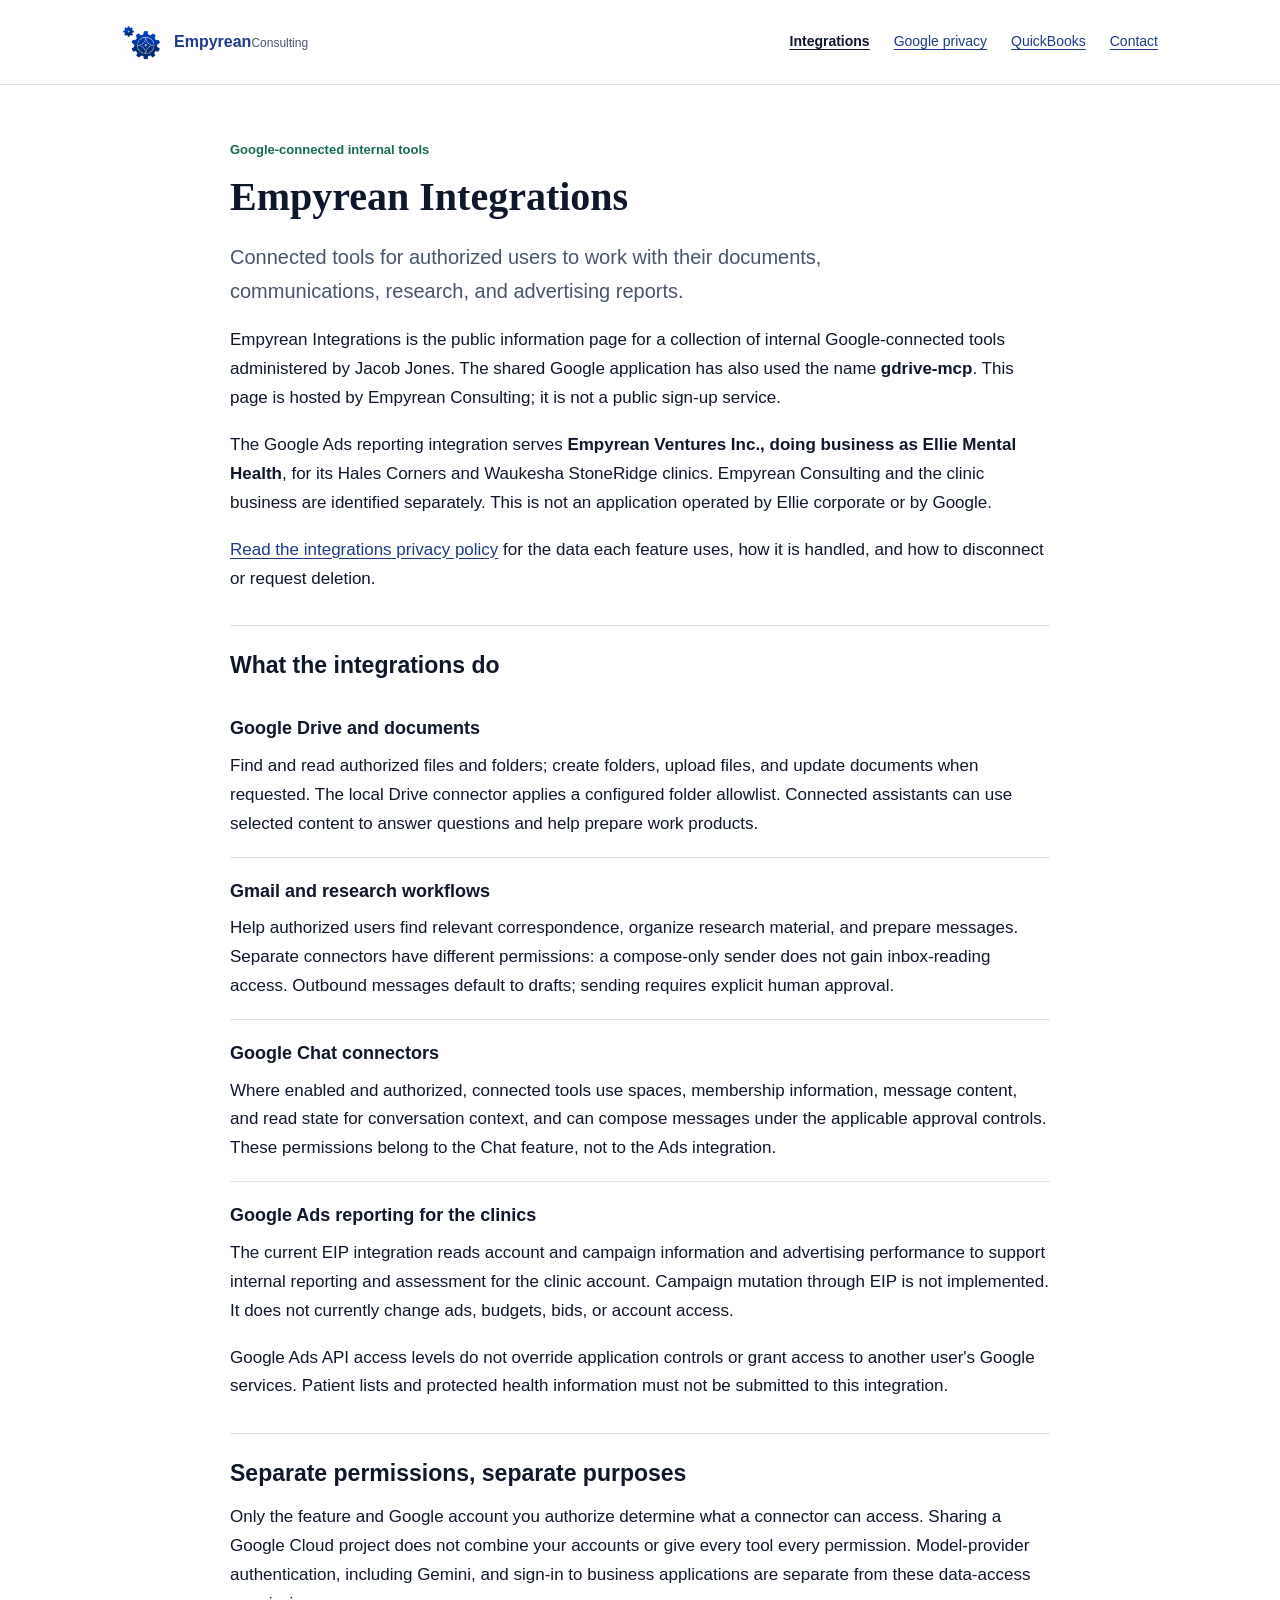
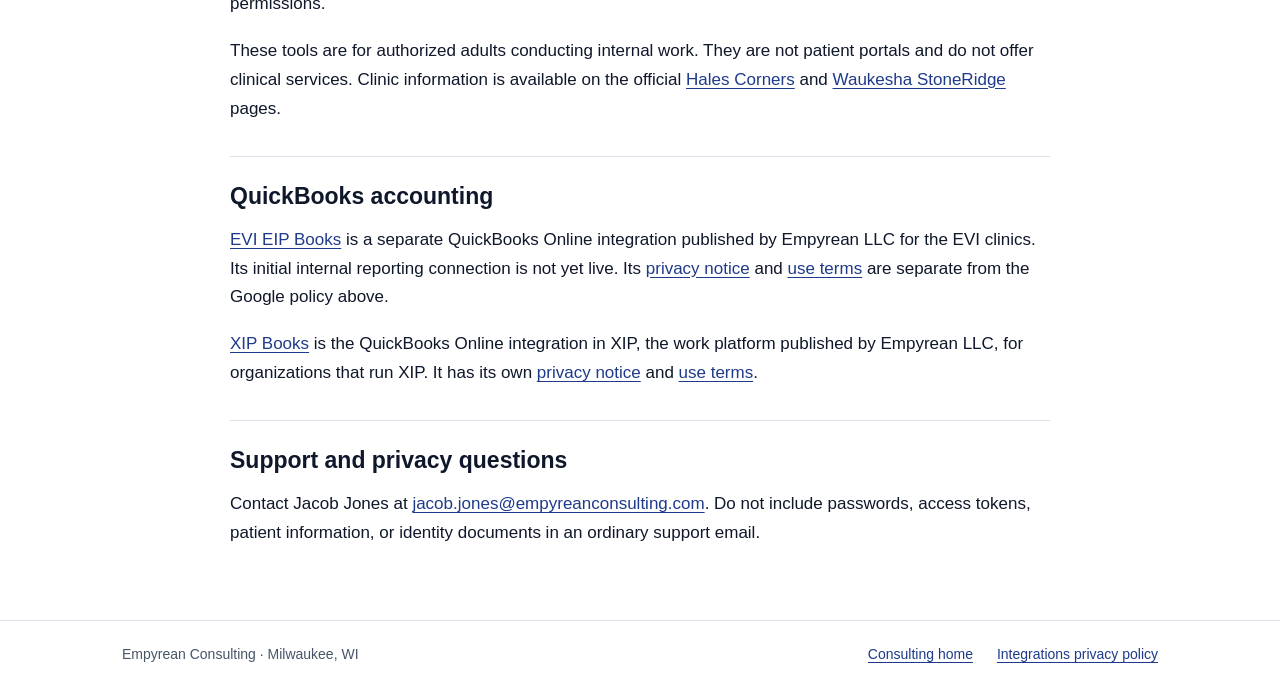
<file: integrations/index.html>
<!doctype html>
<html lang="en">
<head>
  <meta charset="utf-8">
  <meta name="viewport" content="width=device-width, initial-scale=1">
  <title>Empyrean Integrations | Empyrean Consulting</title>
  <meta name="description" content="Google-connected internal tools for authorized Empyrean users: Drive, Gmail, research workflows, Google Chat, and Google Ads reporting.">
  <link rel="canonical" href="https://empyreanconsulting.com/integrations/">
  <link rel="icon" type="image/png" href="../assets/logo-gear.png">
  <link rel="stylesheet" href="../assets/integrations.css">
</head>
<body>
  <a class="skip" href="#main">Skip to content</a>
  <header class="site-header">
    <div class="header-inner">
      <a class="brand" href="../"><img src="../assets/logo-gear.png" alt="" width="40" height="40"><span>Empyrean<small>Consulting</small></span></a>
      <nav aria-label="Main"><a href="./" aria-current="page">Integrations</a><a href="privacy/">Google privacy</a><a href="quickbooks/">QuickBooks</a><a href="mailto:jacob.jones@empyreanconsulting.com">Contact</a></nav>
    </div>
  </header>
  <main id="main">
    <p class="eyebrow">Google-connected internal tools</p>
    <h1>Empyrean Integrations</h1>
    <p class="lead">Connected tools for authorized users to work with their documents, communications, research, and advertising reports.</p>
    <p>Empyrean Integrations is the public information page for a collection of internal Google-connected tools administered by Jacob Jones. The shared Google application has also used the name <strong>gdrive-mcp</strong>. This page is hosted by Empyrean Consulting; it is not a public sign-up service.</p>
    <p>The Google Ads reporting integration serves <strong>Empyrean Ventures Inc., doing business as Ellie Mental Health</strong>, for its Hales Corners and Waukesha StoneRidge clinics. Empyrean Consulting and the clinic business are identified separately. This is not an application operated by Ellie corporate or by Google.</p>
    <p><a href="privacy/">Read the integrations privacy policy</a> for the data each feature uses, how it is handled, and how to disconnect or request deletion.</p>
    <section aria-labelledby="features">
      <h2 id="features">What the integrations do</h2>
      <div class="integration">
        <h3>Google Drive and documents</h3>
        <p>Find and read authorized files and folders; create folders, upload files, and update documents when requested. The local Drive connector applies a configured folder allowlist. Connected assistants can use selected content to answer questions and help prepare work products.</p>
      </div>
      <div class="integration">
        <h3>Gmail and research workflows</h3>
        <p>Help authorized users find relevant correspondence, organize research material, and prepare messages. Separate connectors have different permissions: a compose-only sender does not gain inbox-reading access. Outbound messages default to drafts; sending requires explicit human approval.</p>
      </div>
      <div class="integration">
        <h3>Google Chat connectors</h3>
        <p>Where enabled and authorized, connected tools use spaces, membership information, message content, and read state for conversation context, and can compose messages under the applicable approval controls. These permissions belong to the Chat feature, not to the Ads integration.</p>
      </div>
      <div class="integration">
        <h3>Google Ads reporting for the clinics</h3>
        <p>The current EIP integration reads account and campaign information and advertising performance to support internal reporting and assessment for the clinic account. Campaign mutation through EIP is not implemented. It does not currently change ads, budgets, bids, or account access.</p>
        <p>Google Ads API access levels do not override application controls or grant access to another user's Google services. Patient lists and protected health information must not be submitted to this integration.</p>
      </div>
    </section>
    <section aria-labelledby="permissions">
      <h2 id="permissions">Separate permissions, separate purposes</h2>
      <p>Only the feature and Google account you authorize determine what a connector can access. Sharing a Google Cloud project does not combine your accounts or give every tool every permission. Model-provider authentication, including Gemini, and sign-in to business applications are separate from these data-access permissions.</p>
      <p>These tools are for authorized adults conducting internal work. They are not patient portals and do not offer clinical services. Clinic information is available on the official <a href="https://elliementalhealth.com/locations/hales-corners-wi/">Hales Corners</a> and <a href="https://elliementalhealth.com/locations/waukesha-stoneridge-wi/">Waukesha StoneRidge</a> pages.</p>
    </section>
    <section aria-labelledby="quickbooks">
      <h2 id="quickbooks">QuickBooks accounting</h2>
      <p><a href="quickbooks/">EVI EIP Books</a> is a separate QuickBooks Online integration published by Empyrean LLC for the EVI clinics. Its initial internal reporting connection is not yet live. Its <a href="quickbooks/privacy/">privacy notice</a> and <a href="quickbooks/terms/">use terms</a> are separate from the Google policy above.</p>
      <p><a href="quickbooks-xip/">XIP Books</a> is the QuickBooks Online integration in XIP, the work platform published by Empyrean LLC, for organizations that run XIP. It has its own <a href="quickbooks-xip/privacy/">privacy notice</a> and <a href="quickbooks-xip/terms/">use terms</a>.</p>
    </section>
    <section aria-labelledby="support">
      <h2 id="support">Support and privacy questions</h2>
      <p>Contact Jacob Jones at <a href="mailto:jacob.jones@empyreanconsulting.com">jacob.jones@empyreanconsulting.com</a>. Do not include passwords, access tokens, patient information, or identity documents in an ordinary support email.</p>
    </section>
  </main>
  <footer class="site-footer"><div class="footer-inner"><span>Empyrean Consulting &middot; Milwaukee, WI</span><nav aria-label="Footer"><a href="../">Consulting home</a><a href="privacy/">Integrations privacy policy</a></nav></div></footer>
</body>
</html>
</file>
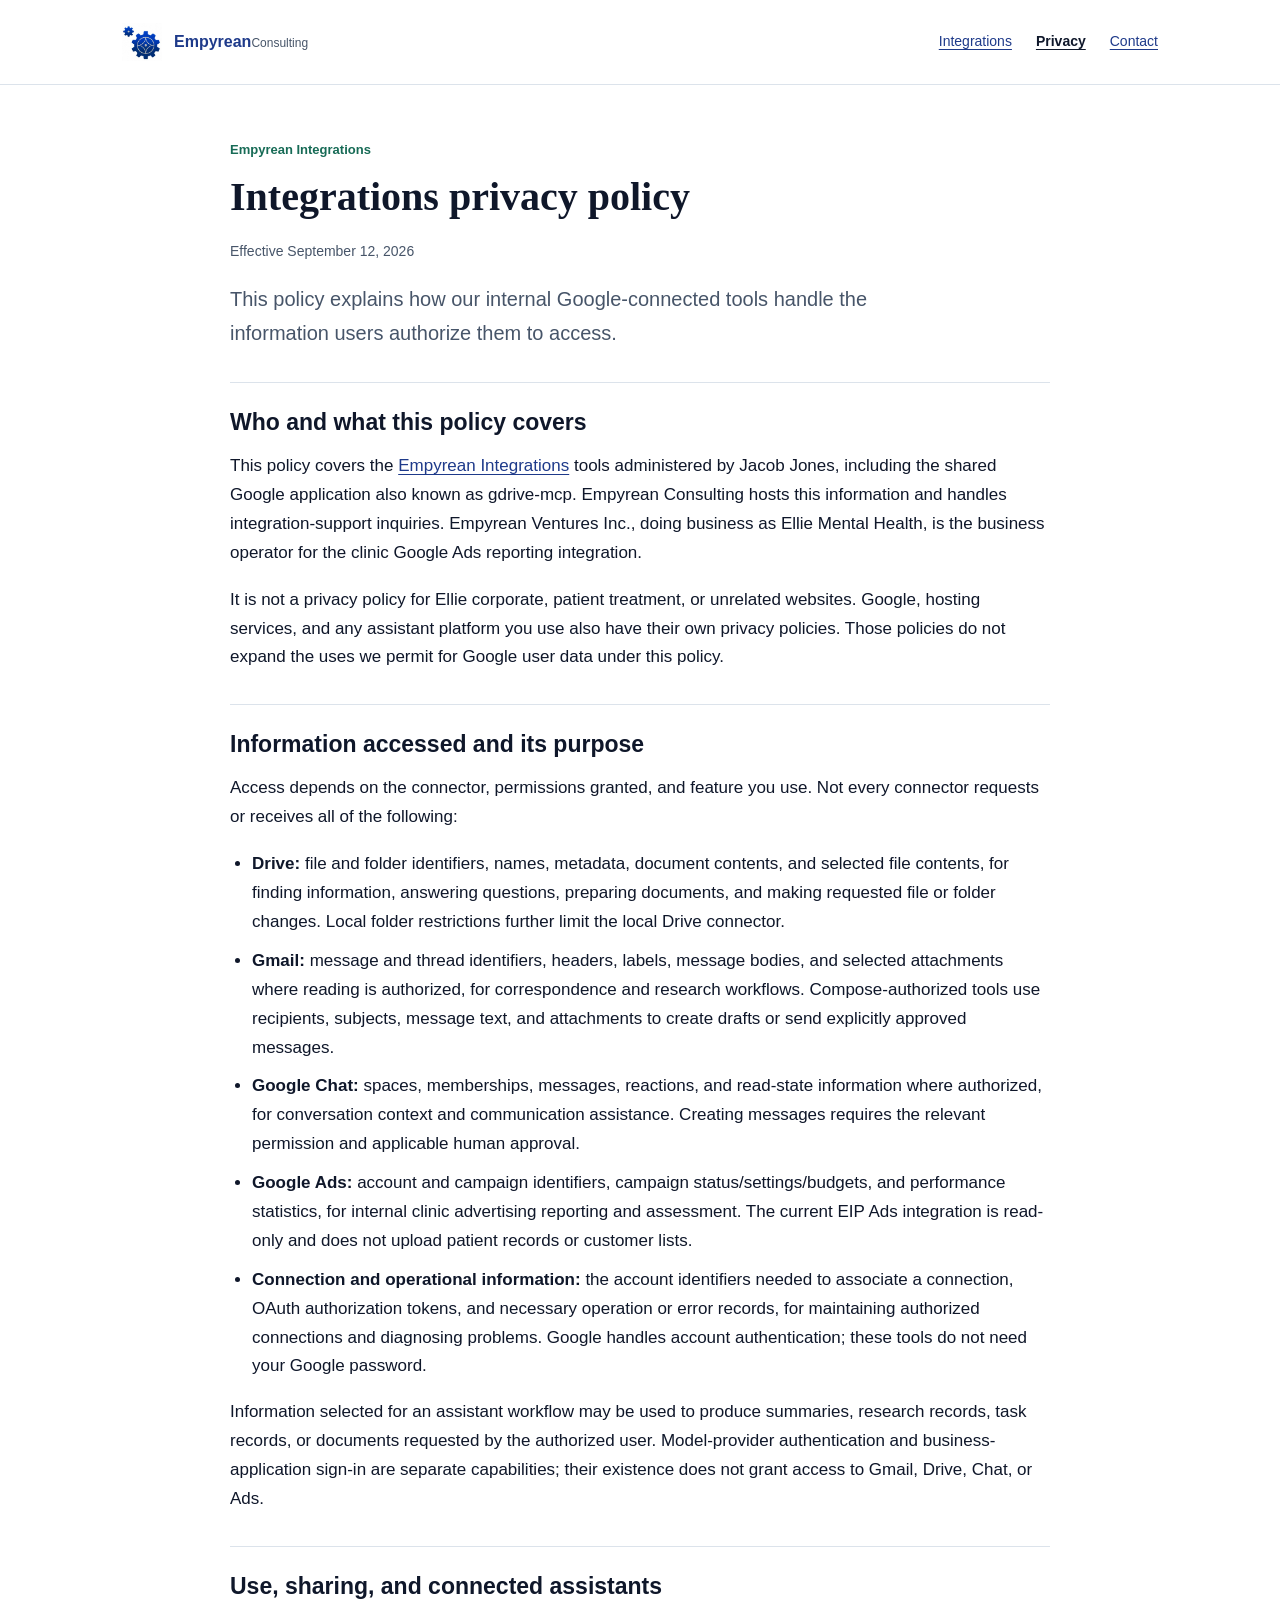
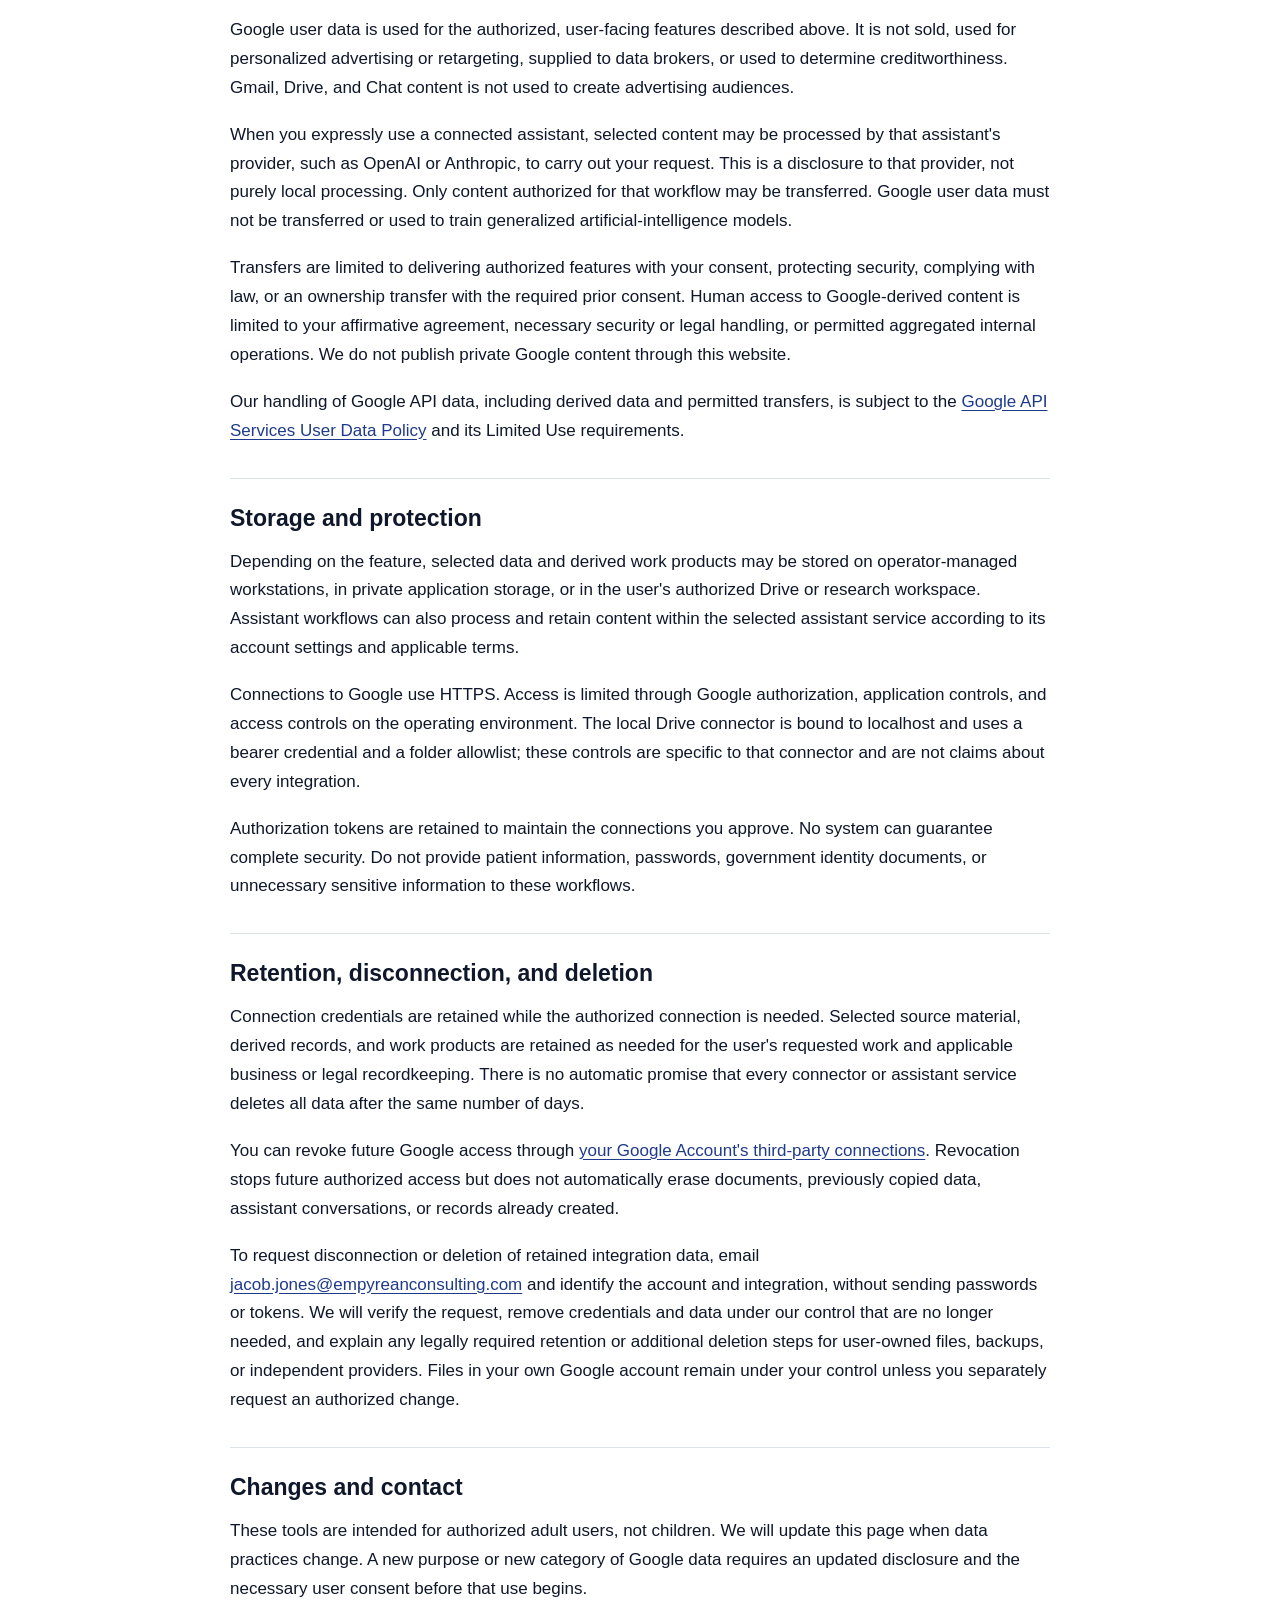
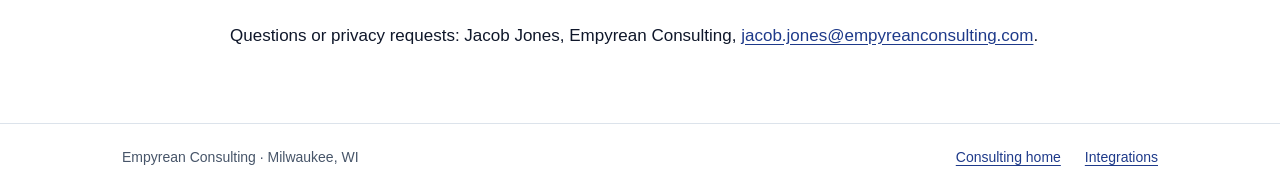
<file: integrations/privacy/index.html>
<!doctype html>
<html lang="en">
<head>
  <meta charset="utf-8">
  <meta name="viewport" content="width=device-width, initial-scale=1">
  <title>Integrations Privacy Policy | Empyrean Integrations</title>
  <meta name="description" content="How Empyrean's internal Google-connected tools access, use, store, and share Google user data, and how users can revoke access or request deletion.">
  <link rel="canonical" href="https://empyreanconsulting.com/integrations/privacy/">
  <link rel="icon" type="image/png" href="../../assets/logo-gear.png">
  <link rel="stylesheet" href="../../assets/integrations.css">
</head>
<body>
  <a class="skip" href="#main">Skip to content</a>
  <header class="site-header"><div class="header-inner">
    <a class="brand" href="../../"><img src="../../assets/logo-gear.png" alt="" width="40" height="40"><span>Empyrean<small>Consulting</small></span></a>
    <nav aria-label="Main"><a href="../">Integrations</a><a href="./" aria-current="page">Privacy</a><a href="mailto:jacob.jones@empyreanconsulting.com">Contact</a></nav>
  </div></header>
  <main id="main">
    <p class="eyebrow">Empyrean Integrations</p>
    <h1>Integrations privacy policy</h1>
    <p class="updated">Effective September 12, 2026</p>
    <p class="lead">This policy explains how our internal Google-connected tools handle the information users authorize them to access.</p>
    <section aria-labelledby="scope">
      <h2 id="scope">Who and what this policy covers</h2>
      <p>This policy covers the <a href="../">Empyrean Integrations</a> tools administered by Jacob Jones, including the shared Google application also known as gdrive-mcp. Empyrean Consulting hosts this information and handles integration-support inquiries. Empyrean Ventures Inc., doing business as Ellie Mental Health, is the business operator for the clinic Google Ads reporting integration.</p>
      <p>It is not a privacy policy for Ellie corporate, patient treatment, or unrelated websites. Google, hosting services, and any assistant platform you use also have their own privacy policies. Those policies do not expand the uses we permit for Google user data under this policy.</p>
    </section>
    <section aria-labelledby="access">
      <h2 id="access">Information accessed and its purpose</h2>
      <p>Access depends on the connector, permissions granted, and feature you use. Not every connector requests or receives all of the following:</p>
      <ul>
        <li><strong>Drive:</strong> file and folder identifiers, names, metadata, document contents, and selected file contents, for finding information, answering questions, preparing documents, and making requested file or folder changes. Local folder restrictions further limit the local Drive connector.</li>
        <li><strong>Gmail:</strong> message and thread identifiers, headers, labels, message bodies, and selected attachments where reading is authorized, for correspondence and research workflows. Compose-authorized tools use recipients, subjects, message text, and attachments to create drafts or send explicitly approved messages.</li>
        <li><strong>Google Chat:</strong> spaces, memberships, messages, reactions, and read-state information where authorized, for conversation context and communication assistance. Creating messages requires the relevant permission and applicable human approval.</li>
        <li><strong>Google Ads:</strong> account and campaign identifiers, campaign status/settings/budgets, and performance statistics, for internal clinic advertising reporting and assessment. The current EIP Ads integration is read-only and does not upload patient records or customer lists.</li>
        <li><strong>Connection and operational information:</strong> the account identifiers needed to associate a connection, OAuth authorization tokens, and necessary operation or error records, for maintaining authorized connections and diagnosing problems. Google handles account authentication; these tools do not need your Google password.</li>
      </ul>
      <p>Information selected for an assistant workflow may be used to produce summaries, research records, task records, or documents requested by the authorized user. Model-provider authentication and business-application sign-in are separate capabilities; their existence does not grant access to Gmail, Drive, Chat, or Ads.</p>
    </section>
    <section aria-labelledby="sharing">
      <h2 id="sharing">Use, sharing, and connected assistants</h2>
      <p>Google user data is used for the authorized, user-facing features described above. It is not sold, used for personalized advertising or retargeting, supplied to data brokers, or used to determine creditworthiness. Gmail, Drive, and Chat content is not used to create advertising audiences.</p>
      <p>When you expressly use a connected assistant, selected content may be processed by that assistant's provider, such as OpenAI or Anthropic, to carry out your request. This is a disclosure to that provider, not purely local processing. Only content authorized for that workflow may be transferred. Google user data must not be transferred or used to train generalized artificial-intelligence models.</p>
      <p>Transfers are limited to delivering authorized features with your consent, protecting security, complying with law, or an ownership transfer with the required prior consent. Human access to Google-derived content is limited to your affirmative agreement, necessary security or legal handling, or permitted aggregated internal operations. We do not publish private Google content through this website.</p>
      <p>Our handling of Google API data, including derived data and permitted transfers, is subject to the <a href="https://developers.google.com/terms/api-services-user-data-policy">Google API Services User Data Policy</a> and its Limited Use requirements.</p>
    </section>
    <section aria-labelledby="storage">
      <h2 id="storage">Storage and protection</h2>
      <p>Depending on the feature, selected data and derived work products may be stored on operator-managed workstations, in private application storage, or in the user's authorized Drive or research workspace. Assistant workflows can also process and retain content within the selected assistant service according to its account settings and applicable terms.</p>
      <p>Connections to Google use HTTPS. Access is limited through Google authorization, application controls, and access controls on the operating environment. The local Drive connector is bound to localhost and uses a bearer credential and a folder allowlist; these controls are specific to that connector and are not claims about every integration.</p>
      <p>Authorization tokens are retained to maintain the connections you approve. No system can guarantee complete security. Do not provide patient information, passwords, government identity documents, or unnecessary sensitive information to these workflows.</p>
    </section>
    <section aria-labelledby="retention">
      <h2 id="retention">Retention, disconnection, and deletion</h2>
      <p>Connection credentials are retained while the authorized connection is needed. Selected source material, derived records, and work products are retained as needed for the user's requested work and applicable business or legal recordkeeping. There is no automatic promise that every connector or assistant service deletes all data after the same number of days.</p>
      <p>You can revoke future Google access through <a href="https://myaccount.google.com/connections">your Google Account's third-party connections</a>. Revocation stops future authorized access but does not automatically erase documents, previously copied data, assistant conversations, or records already created.</p>
      <p>To request disconnection or deletion of retained integration data, email <a href="mailto:jacob.jones@empyreanconsulting.com">jacob.jones@empyreanconsulting.com</a> and identify the account and integration, without sending passwords or tokens. We will verify the request, remove credentials and data under our control that are no longer needed, and explain any legally required retention or additional deletion steps for user-owned files, backups, or independent providers. Files in your own Google account remain under your control unless you separately request an authorized change.</p>
    </section>
    <section aria-labelledby="changes">
      <h2 id="changes">Changes and contact</h2>
      <p>These tools are intended for authorized adult users, not children. We will update this page when data practices change. A new purpose or new category of Google data requires an updated disclosure and the necessary user consent before that use begins.</p>
      <p>Questions or privacy requests: Jacob Jones, Empyrean Consulting, <a href="mailto:jacob.jones@empyreanconsulting.com">jacob.jones@empyreanconsulting.com</a>.</p>
    </section>
  </main>
  <footer class="site-footer"><div class="footer-inner"><span>Empyrean Consulting &middot; Milwaukee, WI</span><nav aria-label="Footer"><a href="../../">Consulting home</a><a href="../">Integrations</a></nav></div></footer>
</body>
</html>
</file>
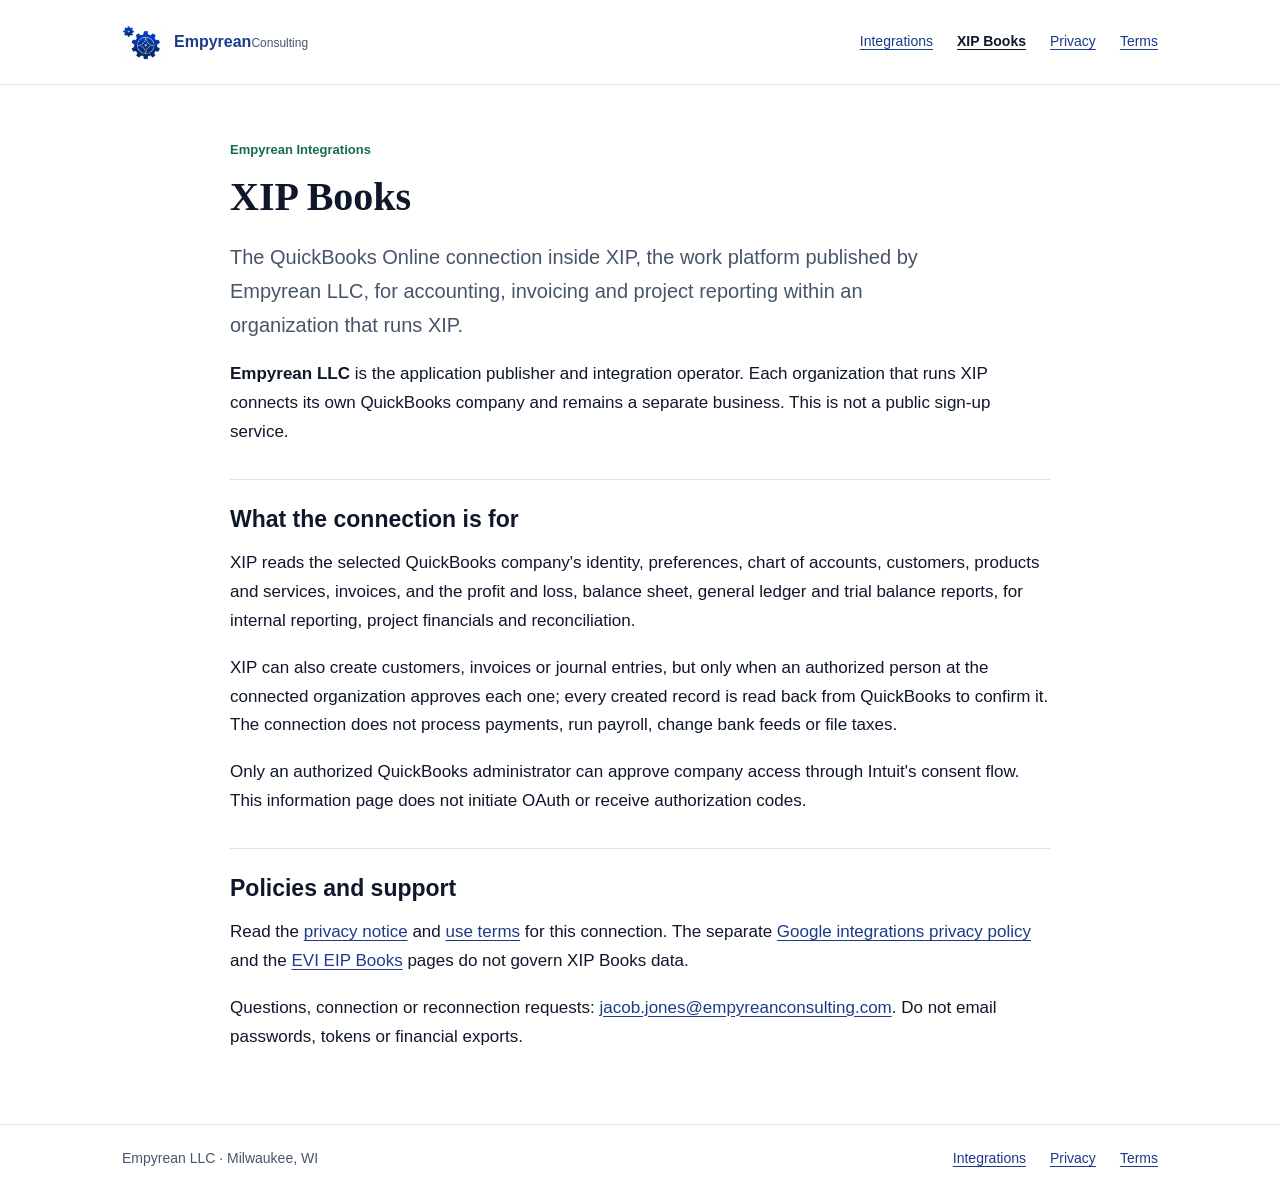
<file: integrations/quickbooks-xip/index.html>
<!doctype html>
<html lang="en">
<head>
  <meta charset="utf-8">
  <meta name="viewport" content="width=device-width, initial-scale=1">
  <title>XIP Books | Empyrean Integrations</title>
  <meta name="description" content="Information about XIP Books, the QuickBooks Online accounting connection in XIP.">
  <link rel="canonical" href="https://empyreanconsulting.com/integrations/quickbooks-xip/">
  <link rel="icon" type="image/png" href="../../assets/logo-gear.png">
  <link rel="stylesheet" href="../../assets/integrations.css">
</head>
<body>
  <a class="skip" href="#main">Skip to content</a>
  <header class="site-header"><div class="header-inner">
    <a class="brand" href="../../"><img src="../../assets/logo-gear.png" alt="" width="40" height="40"><span>Empyrean<small>Consulting</small></span></a>
    <nav aria-label="Main"><a href="../">Integrations</a><a href="./" aria-current="page">XIP Books</a><a href="privacy/">Privacy</a><a href="terms/">Terms</a></nav>
  </div></header>
  <main id="main">
    <p class="eyebrow">Empyrean Integrations</p>
    <h1>XIP Books</h1>
    <p class="lead">The QuickBooks Online connection inside XIP, the work platform published by Empyrean LLC, for accounting, invoicing and project reporting within an organization that runs XIP.</p>
    <p><strong>Empyrean LLC</strong> is the application publisher and integration operator. Each organization that runs XIP connects its own QuickBooks company and remains a separate business. This is not a public sign-up service.</p>
    <section aria-labelledby="purpose">
      <h2 id="purpose">What the connection is for</h2>
      <p>XIP reads the selected QuickBooks company's identity, preferences, chart of accounts, customers, products and services, invoices, and the profit and loss, balance sheet, general ledger and trial balance reports, for internal reporting, project financials and reconciliation.</p>
      <p>XIP can also create customers, invoices or journal entries, but only when an authorized person at the connected organization approves each one; every created record is read back from QuickBooks to confirm it. The connection does not process payments, run payroll, change bank feeds or file taxes.</p>
      <p>Only an authorized QuickBooks administrator can approve company access through Intuit's consent flow. This information page does not initiate OAuth or receive authorization codes.</p>
    </section>
    <section aria-labelledby="documents">
      <h2 id="documents">Policies and support</h2>
      <p>Read the <a href="privacy/">privacy notice</a> and <a href="terms/">use terms</a> for this connection. The separate <a href="../privacy/">Google integrations privacy policy</a> and the <a href="../quickbooks/">EVI EIP Books</a> pages do not govern XIP Books data.</p>
      <p>Questions, connection or reconnection requests: <a href="mailto:jacob.jones@empyreanconsulting.com">jacob.jones@empyreanconsulting.com</a>. Do not email passwords, tokens or financial exports.</p>
    </section>
  </main>
  <footer class="site-footer"><div class="footer-inner"><span>Empyrean LLC &middot; Milwaukee, WI</span><nav aria-label="Footer"><a href="../">Integrations</a><a href="privacy/">Privacy</a><a href="terms/">Terms</a></nav></div></footer>
</body>
</html>
</file>
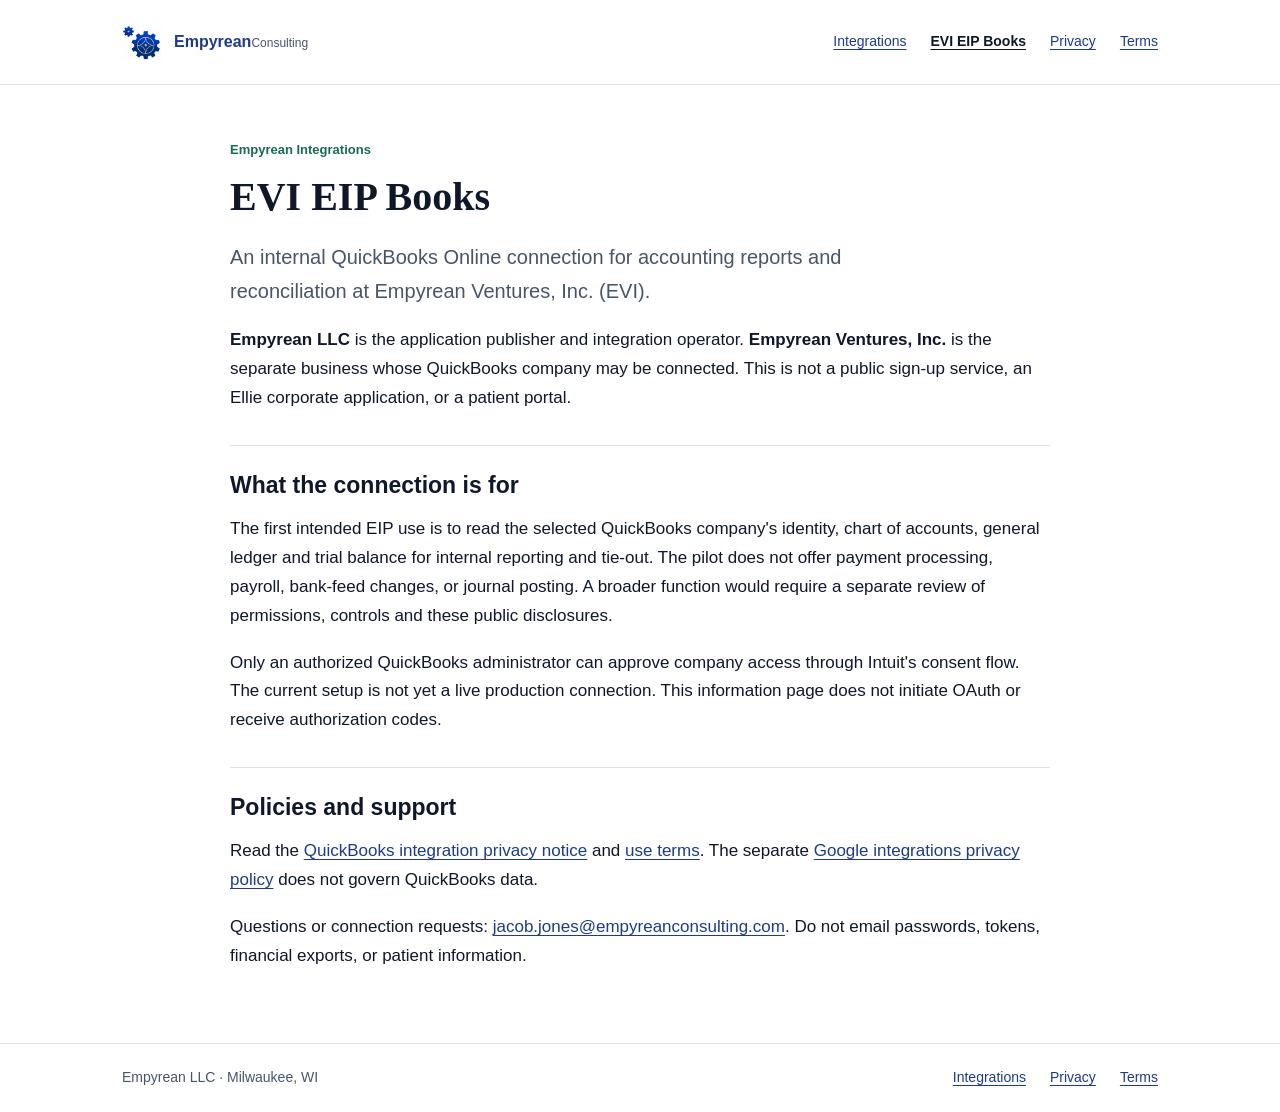
<file: integrations/quickbooks/index.html>
<!doctype html>
<html lang="en">
<head>
  <meta charset="utf-8">
  <meta name="viewport" content="width=device-width, initial-scale=1">
  <title>EVI EIP Books | Empyrean Integrations</title>
  <meta name="description" content="Information about the internal QuickBooks Online accounting connection for Empyrean Ventures, Inc.">
  <link rel="canonical" href="https://empyreanconsulting.com/integrations/quickbooks/">
  <link rel="icon" type="image/png" href="../../assets/logo-gear.png">
  <link rel="stylesheet" href="../../assets/integrations.css">
</head>
<body>
  <a class="skip" href="#main">Skip to content</a>
  <header class="site-header"><div class="header-inner">
    <a class="brand" href="../../"><img src="../../assets/logo-gear.png" alt="" width="40" height="40"><span>Empyrean<small>Consulting</small></span></a>
    <nav aria-label="Main"><a href="../">Integrations</a><a href="./" aria-current="page">EVI EIP Books</a><a href="privacy/">Privacy</a><a href="terms/">Terms</a></nav>
  </div></header>
  <main id="main">
    <p class="eyebrow">Empyrean Integrations</p>
    <h1>EVI EIP Books</h1>
    <p class="lead">An internal QuickBooks Online connection for accounting reports and reconciliation at Empyrean Ventures, Inc. (EVI).</p>
    <p><strong>Empyrean LLC</strong> is the application publisher and integration operator. <strong>Empyrean Ventures, Inc.</strong> is the separate business whose QuickBooks company may be connected. This is not a public sign-up service, an Ellie corporate application, or a patient portal.</p>
    <section aria-labelledby="purpose">
      <h2 id="purpose">What the connection is for</h2>
      <p>The first intended EIP use is to read the selected QuickBooks company's identity, chart of accounts, general ledger and trial balance for internal reporting and tie-out. The pilot does not offer payment processing, payroll, bank-feed changes, or journal posting. A broader function would require a separate review of permissions, controls and these public disclosures.</p>
      <p>Only an authorized QuickBooks administrator can approve company access through Intuit's consent flow. The current setup is not yet a live production connection. This information page does not initiate OAuth or receive authorization codes.</p>
    </section>
    <section aria-labelledby="documents">
      <h2 id="documents">Policies and support</h2>
      <p>Read the <a href="privacy/">QuickBooks integration privacy notice</a> and <a href="terms/">use terms</a>. The separate <a href="../privacy/">Google integrations privacy policy</a> does not govern QuickBooks data.</p>
      <p>Questions or connection requests: <a href="mailto:jacob.jones@empyreanconsulting.com">jacob.jones@empyreanconsulting.com</a>. Do not email passwords, tokens, financial exports, or patient information.</p>
    </section>
  </main>
  <footer class="site-footer"><div class="footer-inner"><span>Empyrean LLC &middot; Milwaukee, WI</span><nav aria-label="Footer"><a href="../">Integrations</a><a href="privacy/">Privacy</a><a href="terms/">Terms</a></nav></div></footer>
</body>
</html>
</file>
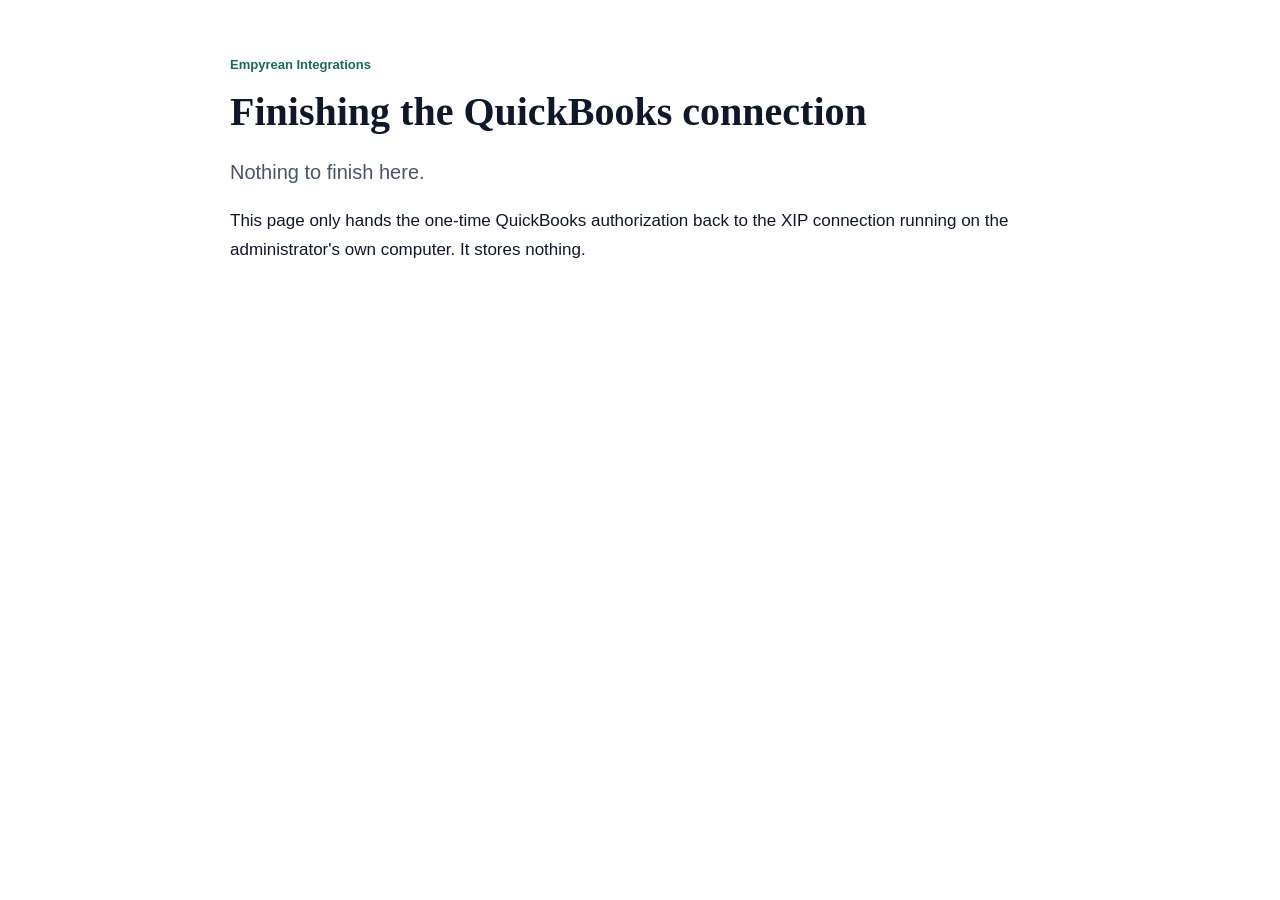
<file: integrations/quickbooks-xip/connect/index.html>
<!doctype html>
<html lang="en">
<head>
  <meta charset="utf-8">
  <meta name="viewport" content="width=device-width, initial-scale=1">
  <meta name="robots" content="noindex, nofollow">
  <meta name="referrer" content="no-referrer">
  <title>XIP Books Connect | Empyrean Integrations</title>
  <link rel="icon" type="image/png" href="../../../assets/logo-gear.png">
  <link rel="stylesheet" href="../../../assets/integrations.css">
</head>
<body>
  <main id="main">
    <p class="eyebrow">Empyrean Integrations</p>
    <h1>Finishing the QuickBooks connection</h1>
    <p class="lead" id="status">Returning to XIP on this computer&hellip;</p>
    <p>This page only hands the one-time QuickBooks authorization back to the XIP connection running on the administrator's own computer. It stores nothing.</p>
  </main>
  <script>
    // Forward Intuit's one-time authorization to the attended loopback listener (fixed target).
    (function () {
      var query = window.location.search;
      if (/[?&]state=/.test(query) && (/[?&]code=/.test(query) || /[?&]error=/.test(query))) {
        window.location.replace("http://localhost:8781/callback" + query);
      } else {
        document.getElementById("status").textContent = "Nothing to finish here.";
      }
    })();
  </script>
</body>
</html>
</file>
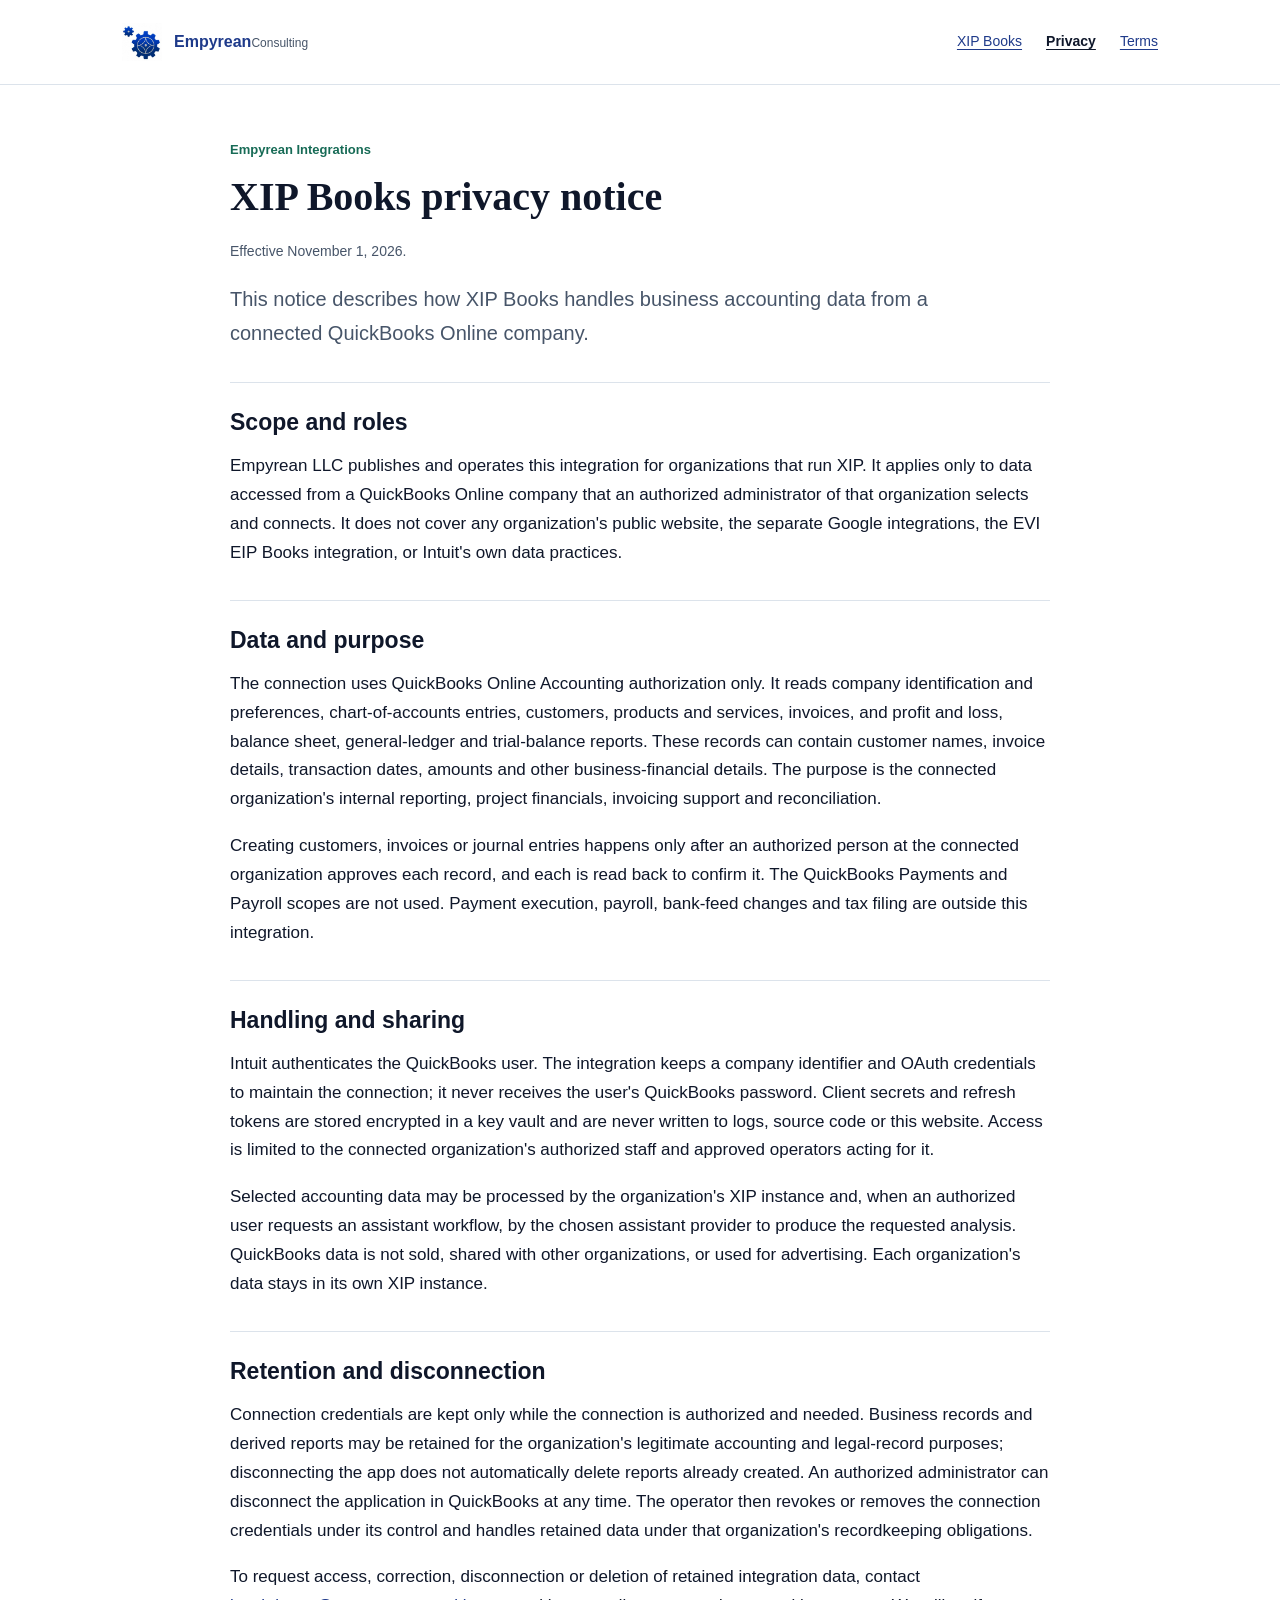
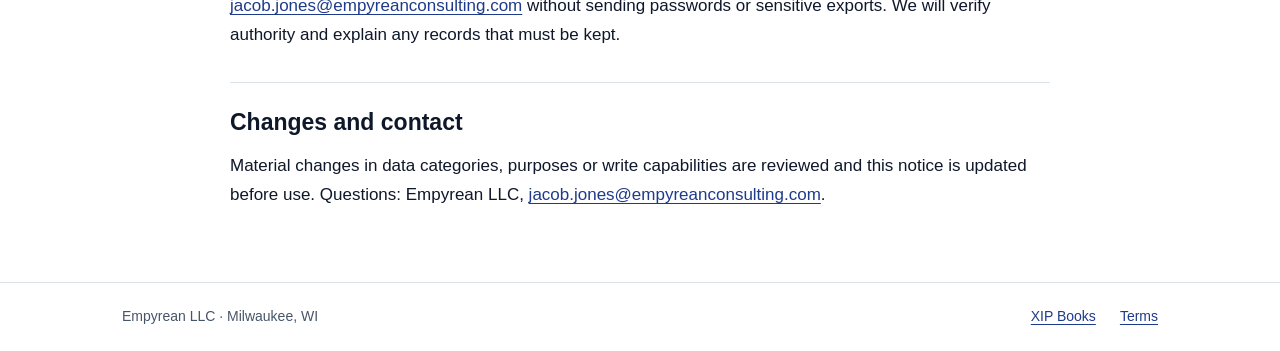
<file: integrations/quickbooks-xip/privacy/index.html>
<!doctype html>
<html lang="en">
<head>
  <meta charset="utf-8">
  <meta name="viewport" content="width=device-width, initial-scale=1">
  <title>XIP Books Privacy Notice | Empyrean Integrations</title>
  <meta name="description" content="Privacy notice for the XIP Books QuickBooks Online connection.">
  <link rel="canonical" href="https://empyreanconsulting.com/integrations/quickbooks-xip/privacy/">
  <link rel="icon" type="image/png" href="../../../assets/logo-gear.png">
  <link rel="stylesheet" href="../../../assets/integrations.css">
</head>
<body>
  <a class="skip" href="#main">Skip to content</a>
  <header class="site-header"><div class="header-inner">
    <a class="brand" href="../../../"><img src="../../../assets/logo-gear.png" alt="" width="40" height="40"><span>Empyrean<small>Consulting</small></span></a>
    <nav aria-label="Main"><a href="../">XIP Books</a><a href="./" aria-current="page">Privacy</a><a href="../terms/">Terms</a></nav>
  </div></header>
  <main id="main">
    <p class="eyebrow">Empyrean Integrations</p>
    <h1>XIP Books privacy notice</h1>
    <p class="updated">Effective November 1, 2026.</p>
    <p class="lead">This notice describes how XIP Books handles business accounting data from a connected QuickBooks Online company.</p>
    <section aria-labelledby="scope">
      <h2 id="scope">Scope and roles</h2>
      <p>Empyrean LLC publishes and operates this integration for organizations that run XIP. It applies only to data accessed from a QuickBooks Online company that an authorized administrator of that organization selects and connects. It does not cover any organization's public website, the separate Google integrations, the EVI EIP Books integration, or Intuit's own data practices.</p>
    </section>
    <section aria-labelledby="data">
      <h2 id="data">Data and purpose</h2>
      <p>The connection uses QuickBooks Online Accounting authorization only. It reads company identification and preferences, chart-of-accounts entries, customers, products and services, invoices, and profit and loss, balance sheet, general-ledger and trial-balance reports. These records can contain customer names, invoice details, transaction dates, amounts and other business-financial details. The purpose is the connected organization's internal reporting, project financials, invoicing support and reconciliation.</p>
      <p>Creating customers, invoices or journal entries happens only after an authorized person at the connected organization approves each record, and each is read back to confirm it. The QuickBooks Payments and Payroll scopes are not used. Payment execution, payroll, bank-feed changes and tax filing are outside this integration.</p>
    </section>
    <section aria-labelledby="handling">
      <h2 id="handling">Handling and sharing</h2>
      <p>Intuit authenticates the QuickBooks user. The integration keeps a company identifier and OAuth credentials to maintain the connection; it never receives the user's QuickBooks password. Client secrets and refresh tokens are stored encrypted in a key vault and are never written to logs, source code or this website. Access is limited to the connected organization's authorized staff and approved operators acting for it.</p>
      <p>Selected accounting data may be processed by the organization's XIP instance and, when an authorized user requests an assistant workflow, by the chosen assistant provider to produce the requested analysis. QuickBooks data is not sold, shared with other organizations, or used for advertising. Each organization's data stays in its own XIP instance.</p>
    </section>
    <section aria-labelledby="retention">
      <h2 id="retention">Retention and disconnection</h2>
      <p>Connection credentials are kept only while the connection is authorized and needed. Business records and derived reports may be retained for the organization's legitimate accounting and legal-record purposes; disconnecting the app does not automatically delete reports already created. An authorized administrator can disconnect the application in QuickBooks at any time. The operator then revokes or removes the connection credentials under its control and handles retained data under that organization's recordkeeping obligations.</p>
      <p>To request access, correction, disconnection or deletion of retained integration data, contact <a href="mailto:jacob.jones@empyreanconsulting.com">jacob.jones@empyreanconsulting.com</a> without sending passwords or sensitive exports. We will verify authority and explain any records that must be kept.</p>
    </section>
    <section aria-labelledby="changes">
      <h2 id="changes">Changes and contact</h2>
      <p>Material changes in data categories, purposes or write capabilities are reviewed and this notice is updated before use. Questions: Empyrean LLC, <a href="mailto:jacob.jones@empyreanconsulting.com">jacob.jones@empyreanconsulting.com</a>.</p>
    </section>
  </main>
  <footer class="site-footer"><div class="footer-inner"><span>Empyrean LLC &middot; Milwaukee, WI</span><nav aria-label="Footer"><a href="../">XIP Books</a><a href="../terms/">Terms</a></nav></div></footer>
</body>
</html>
</file>
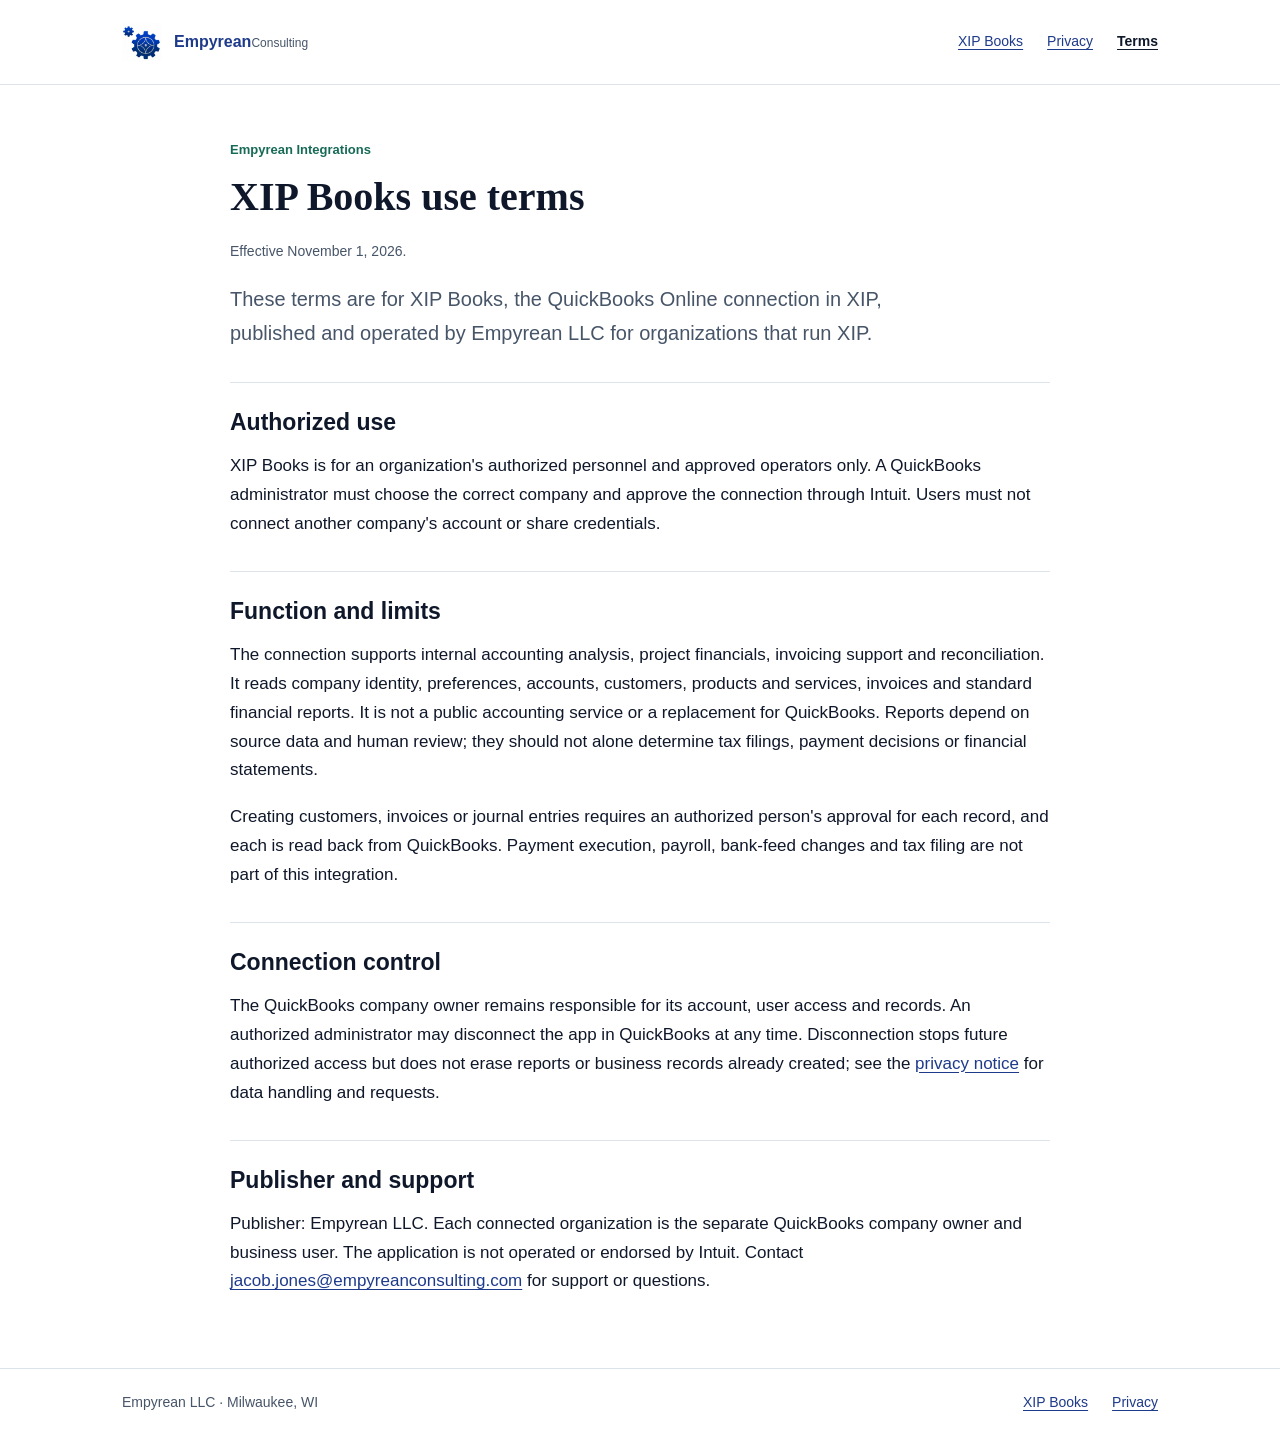
<file: integrations/quickbooks-xip/terms/index.html>
<!doctype html>
<html lang="en">
<head>
  <meta charset="utf-8">
  <meta name="viewport" content="width=device-width, initial-scale=1">
  <title>XIP Books Use Terms | Empyrean Integrations</title>
  <meta name="description" content="Use terms for the XIP Books QuickBooks Online connection.">
  <link rel="canonical" href="https://empyreanconsulting.com/integrations/quickbooks-xip/terms/">
  <link rel="icon" type="image/png" href="../../../assets/logo-gear.png">
  <link rel="stylesheet" href="../../../assets/integrations.css">
</head>
<body>
  <a class="skip" href="#main">Skip to content</a>
  <header class="site-header"><div class="header-inner">
    <a class="brand" href="../../../"><img src="../../../assets/logo-gear.png" alt="" width="40" height="40"><span>Empyrean<small>Consulting</small></span></a>
    <nav aria-label="Main"><a href="../">XIP Books</a><a href="../privacy/">Privacy</a><a href="./" aria-current="page">Terms</a></nav>
  </div></header>
  <main id="main">
    <p class="eyebrow">Empyrean Integrations</p>
    <h1>XIP Books use terms</h1>
    <p class="updated">Effective November 1, 2026.</p>
    <p class="lead">These terms are for XIP Books, the QuickBooks Online connection in XIP, published and operated by Empyrean LLC for organizations that run XIP.</p>
    <section aria-labelledby="access">
      <h2 id="access">Authorized use</h2>
      <p>XIP Books is for an organization's authorized personnel and approved operators only. A QuickBooks administrator must choose the correct company and approve the connection through Intuit. Users must not connect another company's account or share credentials.</p>
    </section>
    <section aria-labelledby="function">
      <h2 id="function">Function and limits</h2>
      <p>The connection supports internal accounting analysis, project financials, invoicing support and reconciliation. It reads company identity, preferences, accounts, customers, products and services, invoices and standard financial reports. It is not a public accounting service or a replacement for QuickBooks. Reports depend on source data and human review; they should not alone determine tax filings, payment decisions or financial statements.</p>
      <p>Creating customers, invoices or journal entries requires an authorized person's approval for each record, and each is read back from QuickBooks. Payment execution, payroll, bank-feed changes and tax filing are not part of this integration.</p>
    </section>
    <section aria-labelledby="control">
      <h2 id="control">Connection control</h2>
      <p>The QuickBooks company owner remains responsible for its account, user access and records. An authorized administrator may disconnect the app in QuickBooks at any time. Disconnection stops future authorized access but does not erase reports or business records already created; see the <a href="../privacy/">privacy notice</a> for data handling and requests.</p>
    </section>
    <section aria-labelledby="support">
      <h2 id="support">Publisher and support</h2>
      <p>Publisher: Empyrean LLC. Each connected organization is the separate QuickBooks company owner and business user. The application is not operated or endorsed by Intuit. Contact <a href="mailto:jacob.jones@empyreanconsulting.com">jacob.jones@empyreanconsulting.com</a> for support or questions.</p>
    </section>
  </main>
  <footer class="site-footer"><div class="footer-inner"><span>Empyrean LLC &middot; Milwaukee, WI</span><nav aria-label="Footer"><a href="../">XIP Books</a><a href="../privacy/">Privacy</a></nav></div></footer>
</body>
</html>
</file>
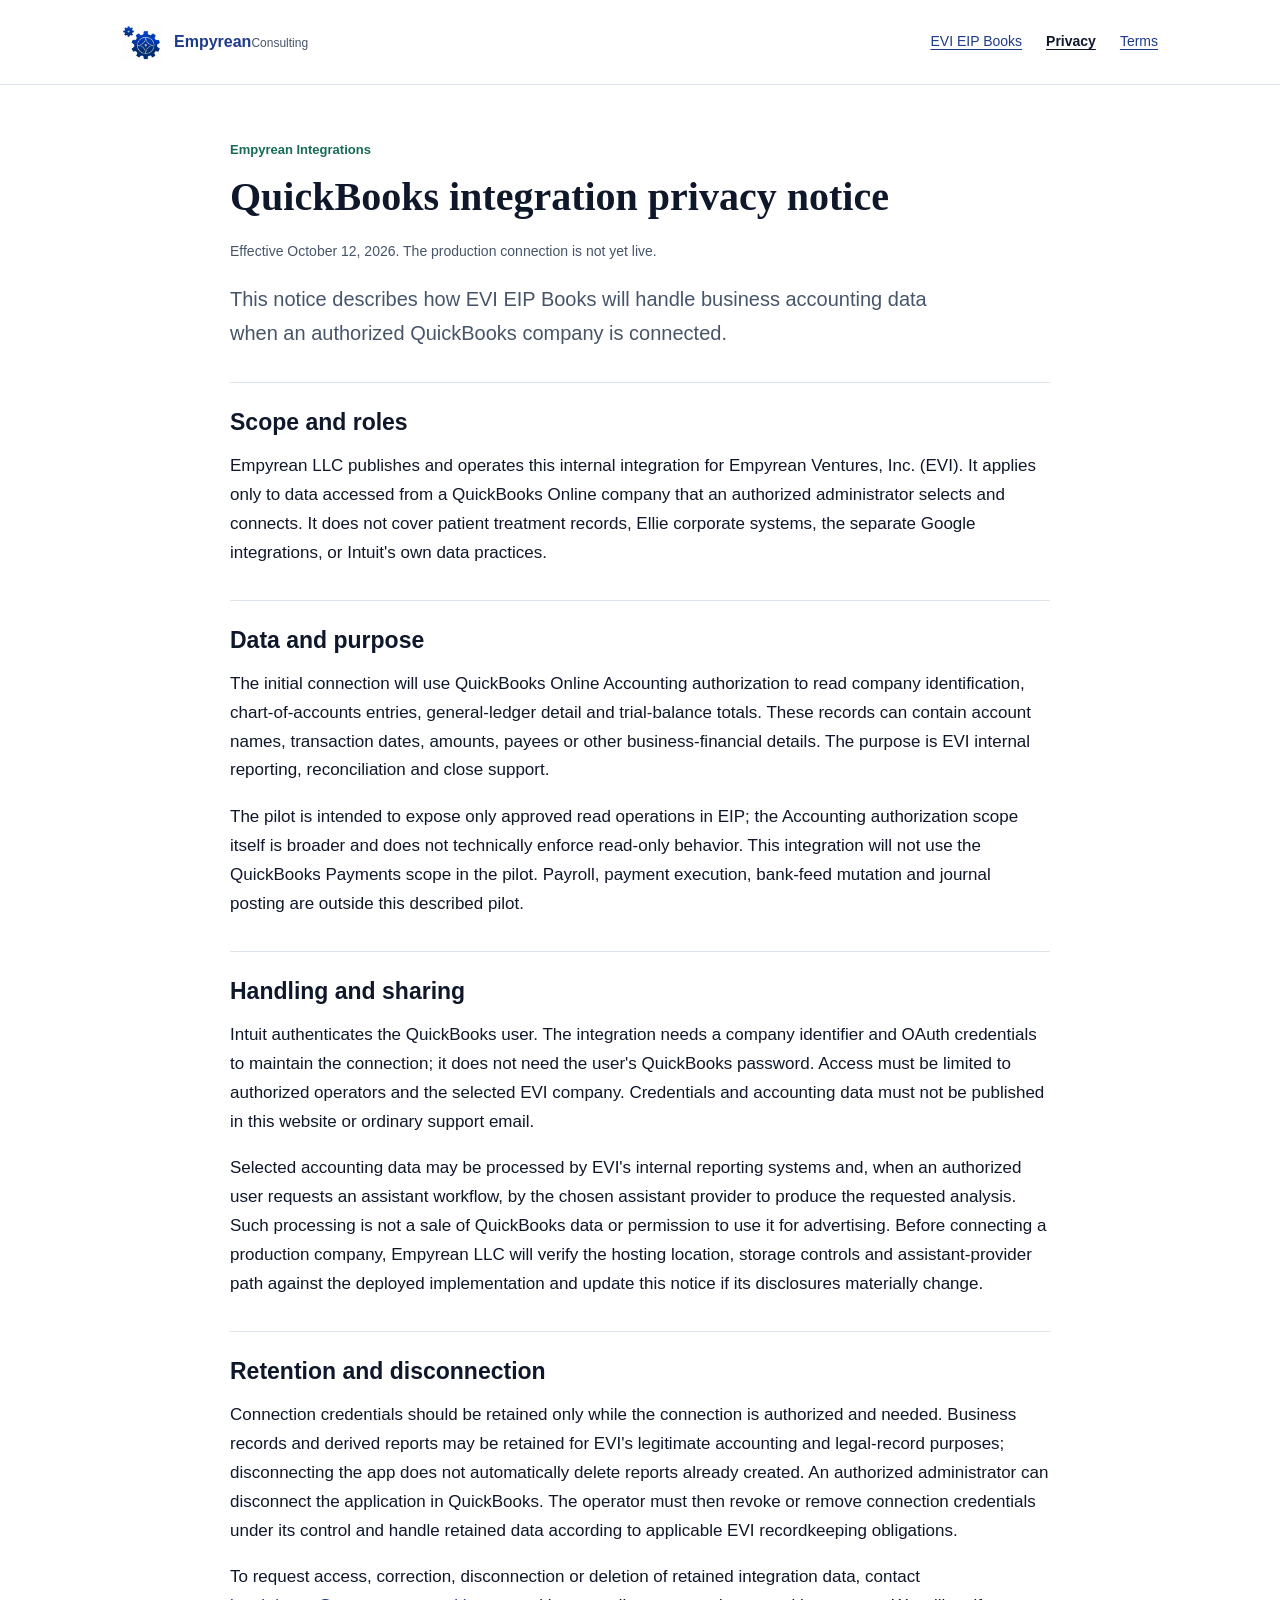
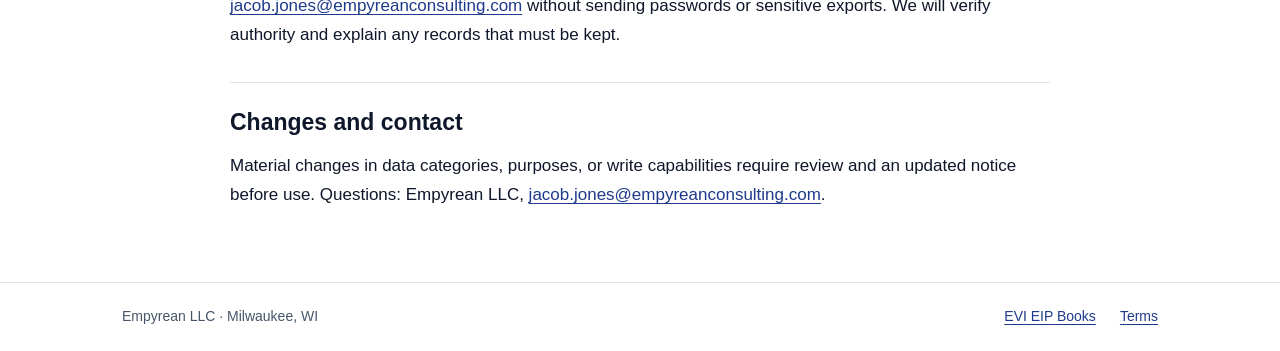
<file: integrations/quickbooks/privacy/index.html>
<!doctype html>
<html lang="en">
<head>
  <meta charset="utf-8">
  <meta name="viewport" content="width=device-width, initial-scale=1">
  <title>EVI EIP Books Privacy Notice | Empyrean Integrations</title>
  <meta name="description" content="Privacy notice for the EVI EIP Books QuickBooks Online connection.">
  <link rel="canonical" href="https://empyreanconsulting.com/integrations/quickbooks/privacy/">
  <link rel="icon" type="image/png" href="../../../assets/logo-gear.png">
  <link rel="stylesheet" href="../../../assets/integrations.css">
</head>
<body>
  <a class="skip" href="#main">Skip to content</a>
  <header class="site-header"><div class="header-inner">
    <a class="brand" href="../../../"><img src="../../../assets/logo-gear.png" alt="" width="40" height="40"><span>Empyrean<small>Consulting</small></span></a>
    <nav aria-label="Main"><a href="../">EVI EIP Books</a><a href="./" aria-current="page">Privacy</a><a href="../terms/">Terms</a></nav>
  </div></header>
  <main id="main">
    <p class="eyebrow">Empyrean Integrations</p>
    <h1>QuickBooks integration privacy notice</h1>
    <p class="updated">Effective October 12, 2026. The production connection is not yet live.</p>
    <p class="lead">This notice describes how EVI EIP Books will handle business accounting data when an authorized QuickBooks company is connected.</p>
    <section aria-labelledby="scope">
      <h2 id="scope">Scope and roles</h2>
      <p>Empyrean LLC publishes and operates this internal integration for Empyrean Ventures, Inc. (EVI). It applies only to data accessed from a QuickBooks Online company that an authorized administrator selects and connects. It does not cover patient treatment records, Ellie corporate systems, the separate Google integrations, or Intuit's own data practices.</p>
    </section>
    <section aria-labelledby="data">
      <h2 id="data">Data and purpose</h2>
      <p>The initial connection will use QuickBooks Online Accounting authorization to read company identification, chart-of-accounts entries, general-ledger detail and trial-balance totals. These records can contain account names, transaction dates, amounts, payees or other business-financial details. The purpose is EVI internal reporting, reconciliation and close support.</p>
      <p>The pilot is intended to expose only approved read operations in EIP; the Accounting authorization scope itself is broader and does not technically enforce read-only behavior. This integration will not use the QuickBooks Payments scope in the pilot. Payroll, payment execution, bank-feed mutation and journal posting are outside this described pilot.</p>
    </section>
    <section aria-labelledby="handling">
      <h2 id="handling">Handling and sharing</h2>
      <p>Intuit authenticates the QuickBooks user. The integration needs a company identifier and OAuth credentials to maintain the connection; it does not need the user's QuickBooks password. Access must be limited to authorized operators and the selected EVI company. Credentials and accounting data must not be published in this website or ordinary support email.</p>
      <p>Selected accounting data may be processed by EVI's internal reporting systems and, when an authorized user requests an assistant workflow, by the chosen assistant provider to produce the requested analysis. Such processing is not a sale of QuickBooks data or permission to use it for advertising. Before connecting a production company, Empyrean LLC will verify the hosting location, storage controls and assistant-provider path against the deployed implementation and update this notice if its disclosures materially change.</p>
    </section>
    <section aria-labelledby="retention">
      <h2 id="retention">Retention and disconnection</h2>
      <p>Connection credentials should be retained only while the connection is authorized and needed. Business records and derived reports may be retained for EVI's legitimate accounting and legal-record purposes; disconnecting the app does not automatically delete reports already created. An authorized administrator can disconnect the application in QuickBooks. The operator must then revoke or remove connection credentials under its control and handle retained data according to applicable EVI recordkeeping obligations.</p>
      <p>To request access, correction, disconnection or deletion of retained integration data, contact <a href="mailto:jacob.jones@empyreanconsulting.com">jacob.jones@empyreanconsulting.com</a> without sending passwords or sensitive exports. We will verify authority and explain any records that must be kept.</p>
    </section>
    <section aria-labelledby="contact">
      <h2 id="contact">Changes and contact</h2>
      <p>Material changes in data categories, purposes, or write capabilities require review and an updated notice before use. Questions: Empyrean LLC, <a href="mailto:jacob.jones@empyreanconsulting.com">jacob.jones@empyreanconsulting.com</a>.</p>
    </section>
  </main>
  <footer class="site-footer"><div class="footer-inner"><span>Empyrean LLC &middot; Milwaukee, WI</span><nav aria-label="Footer"><a href="../">EVI EIP Books</a><a href="../terms/">Terms</a></nav></div></footer>
</body>
</html>
</file>
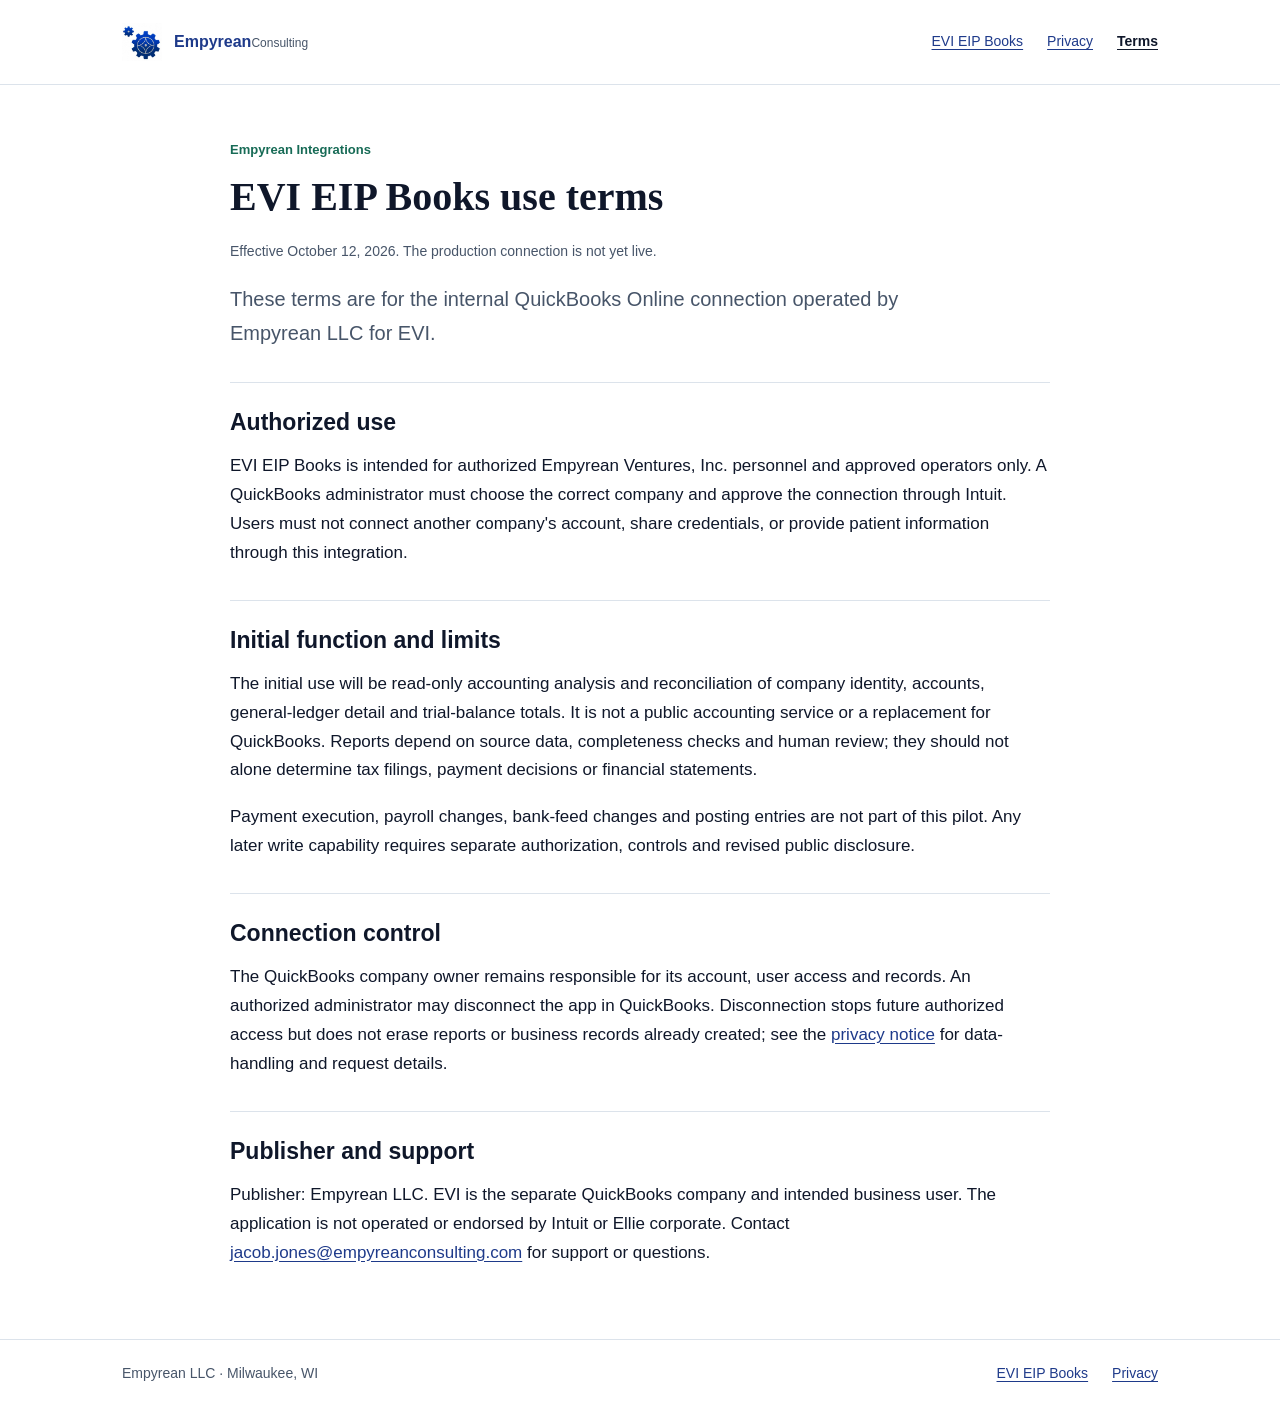
<file: integrations/quickbooks/terms/index.html>
<!doctype html>
<html lang="en">
<head>
  <meta charset="utf-8">
  <meta name="viewport" content="width=device-width, initial-scale=1">
  <title>EVI EIP Books Use Terms | Empyrean Integrations</title>
  <meta name="description" content="Use terms for the EVI EIP Books QuickBooks Online connection.">
  <link rel="canonical" href="https://empyreanconsulting.com/integrations/quickbooks/terms/">
  <link rel="icon" type="image/png" href="../../../assets/logo-gear.png">
  <link rel="stylesheet" href="../../../assets/integrations.css">
</head>
<body>
  <a class="skip" href="#main">Skip to content</a>
  <header class="site-header"><div class="header-inner">
    <a class="brand" href="../../../"><img src="../../../assets/logo-gear.png" alt="" width="40" height="40"><span>Empyrean<small>Consulting</small></span></a>
    <nav aria-label="Main"><a href="../">EVI EIP Books</a><a href="../privacy/">Privacy</a><a href="./" aria-current="page">Terms</a></nav>
  </div></header>
  <main id="main">
    <p class="eyebrow">Empyrean Integrations</p>
    <h1>EVI EIP Books use terms</h1>
    <p class="updated">Effective October 12, 2026. The production connection is not yet live.</p>
    <p class="lead">These terms are for the internal QuickBooks Online connection operated by Empyrean LLC for EVI.</p>
    <section aria-labelledby="access">
      <h2 id="access">Authorized use</h2>
      <p>EVI EIP Books is intended for authorized Empyrean Ventures, Inc. personnel and approved operators only. A QuickBooks administrator must choose the correct company and approve the connection through Intuit. Users must not connect another company's account, share credentials, or provide patient information through this integration.</p>
    </section>
    <section aria-labelledby="function">
      <h2 id="function">Initial function and limits</h2>
      <p>The initial use will be read-only accounting analysis and reconciliation of company identity, accounts, general-ledger detail and trial-balance totals. It is not a public accounting service or a replacement for QuickBooks. Reports depend on source data, completeness checks and human review; they should not alone determine tax filings, payment decisions or financial statements.</p>
      <p>Payment execution, payroll changes, bank-feed changes and posting entries are not part of this pilot. Any later write capability requires separate authorization, controls and revised public disclosure.</p>
    </section>
    <section aria-labelledby="control">
      <h2 id="control">Connection control</h2>
      <p>The QuickBooks company owner remains responsible for its account, user access and records. An authorized administrator may disconnect the app in QuickBooks. Disconnection stops future authorized access but does not erase reports or business records already created; see the <a href="../privacy/">privacy notice</a> for data-handling and request details.</p>
    </section>
    <section aria-labelledby="support">
      <h2 id="support">Publisher and support</h2>
      <p>Publisher: Empyrean LLC. EVI is the separate QuickBooks company and intended business user. The application is not operated or endorsed by Intuit or Ellie corporate. Contact <a href="mailto:jacob.jones@empyreanconsulting.com">jacob.jones@empyreanconsulting.com</a> for support or questions.</p>
    </section>
  </main>
  <footer class="site-footer"><div class="footer-inner"><span>Empyrean LLC &middot; Milwaukee, WI</span><nav aria-label="Footer"><a href="../">EVI EIP Books</a><a href="../privacy/">Privacy</a></nav></div></footer>
</body>
</html>
</file>
<file: assets/site.css>
:root {
  --ink: #152628;
  --muted: #496061;
  --line: #ced8d7;
  --paper: #fff;
  --wash: #f5f7f7;
  --teal: #0e665f;
  --teal-dark: #0b4b46;
  --coral: #d56a50;
  --blue: #1746a2;
}
*, *::before, *::after { box-sizing: border-box; }
html { scroll-behavior: smooth; }
body { margin: 0; background: var(--paper); color: var(--ink); font: 16px/1.6 Arial, Helvetica, sans-serif; }
a { color: inherit; }
a:focus-visible { outline: 3px solid var(--coral); outline-offset: 4px; }
img { max-width: 100%; }
.wrap { width: min(100% - 48px, 1180px); margin-inline: auto; }
.skip-link { position: absolute; z-index: 10; top: -70px; left: 20px; padding: 10px 16px; background: var(--ink); color: white; }
.skip-link:focus { top: 12px; }
.site-header { background: white; border-bottom: 1px solid var(--line); }
.header-inner { display: flex; align-items: center; justify-content: space-between; gap: 28px; min-height: 88px; }
.brand { display: inline-flex; gap: 12px; align-items: center; color: var(--ink); font-weight: 800; font-size: 17px; line-height: 1.05; text-decoration: none; white-space: nowrap; }
.brand img { width: 42px; height: 42px; object-fit: contain; }
.brand small { display: block; color: var(--muted); font-size: 11px; font-weight: 600; text-transform: uppercase; letter-spacing: 1.4px; }
.site-header nav { display: flex; align-items: center; gap: clamp(16px, 2.3vw, 32px); }
.site-header nav a { text-decoration: none; font-size: 13px; font-weight: 700; }
.site-header nav a:hover, .footer-links a:hover { color: var(--teal); text-decoration: underline; text-underline-offset: 5px; }
.nav-contact { border: 1px solid var(--ink); padding: 10px 14px; }
.nav-contact span, .text-link span, .button span { margin-left: 7px; }
.hero { position: relative; overflow: hidden; background: var(--wash); border-bottom: 1px solid var(--line); }
.hero-inner { position: relative; min-height: min(610px, calc(100svh - 175px)); padding-block: 82px 86px; }
.hero-mark { position: absolute; width: clamp(210px, 33vw, 420px); height: auto; top: 11%; right: 2%; opacity: .12; mix-blend-mode: multiply; transform: rotate(-11deg); pointer-events: none; }
.eyebrow { color: var(--teal); text-transform: uppercase; font-size: 12px; font-weight: 800; letter-spacing: 1.5px; line-height: 1.4; }
.hero .eyebrow { margin: 0 0 30px; }
h1, h2, h3, p { margin-top: 0; }
h1, h2, h3 { line-height: 1.13; }
h1 { position: relative; max-width: 780px; margin-bottom: 20px; font-size: 72px; letter-spacing: 0; }
.hero-statement { position: relative; color: var(--teal); max-width: 790px; margin-bottom: 20px; font-size: 32px; line-height: 1.22; font-weight: 700; }
.hero-copy { position: relative; max-width: 600px; color: var(--muted); font-size: 18px; line-height: 1.55; }
.hero-actions { position: relative; display: flex; flex-wrap: wrap; align-items: center; gap: 26px; margin-top: 32px; }
.button { display: inline-flex; align-items: center; justify-content: center; min-height: 52px; padding: 12px 20px; font-size: 14px; font-weight: 800; text-decoration: none; }
.button-primary { background: var(--teal); color: white; }
.button-primary:hover { background: var(--teal-dark); }
.text-link { display: inline-block; color: var(--teal-dark); font-size: 14px; font-weight: 800; text-decoration: underline; text-decoration-color: var(--coral); text-underline-offset: 6px; }
.text-link:hover { color: var(--blue); }
.intro { border-bottom: 1px solid var(--line); }
.intro-inner { display: flex; align-items: center; gap: 28px; padding-block: 31px; }
.intro-inner p { flex: 1; max-width: 475px; margin: 0; color: var(--muted); font-size: 15px; font-weight: 600; }
.intro-rule { width: 40px; height: 2px; background: var(--coral); flex: none; }
.section { padding-block: clamp(70px, 8vw, 112px); }
.section-head { max-width: 800px; margin-bottom: 48px; }
.section-head .eyebrow, .approach .eyebrow, .integrations .eyebrow { margin-bottom: 20px; }
.section h2, .contact h2 { font-size: 48px; letter-spacing: 0; }
.section-head h2 { margin-bottom: 20px; }
.section-head > p:last-child { color: var(--muted); max-width: 650px; font-size: 18px; }
.capability-grid { display: grid; grid-template-columns: repeat(3, minmax(0, 1fr)); border-top: 1px solid var(--line); }
.capability { padding: 28px 28px 8px 0; }
.capability + .capability { border-left: 1px solid var(--line); padding-left: 28px; }
.capability-index { display: block; margin-bottom: 44px; color: var(--teal); font-size: 12px; font-weight: 800; text-transform: uppercase; letter-spacing: 1px; }
.capability h3 { font-size: 23px; margin-bottom: 14px; }
.capability p { color: var(--muted); max-width: 325px; margin-bottom: 0; }
.approach { background: var(--wash); border-block: 1px solid var(--line); }
.approach-inner { display: grid; grid-template-columns: minmax(0, 1fr) minmax(0, .9fr); gap: clamp(50px, 8vw, 120px); }
.approach-lead h2 { max-width: 580px; }
.approach-lead > p:not(.eyebrow) { max-width: 560px; color: var(--muted); font-size: 17px; }
.approach-list { margin: 0; padding: 0; list-style: none; border-top: 1px solid var(--line); }
.approach-list li { display: grid; grid-template-columns: 42px 1fr; gap: 20px; padding-block: 24px; border-bottom: 1px solid var(--line); }
.approach-list li > span { color: var(--coral); font-size: 13px; font-weight: 800; }
.approach-list h3 { font-size: 20px; margin-bottom: 8px; }
.approach-list p { color: var(--muted); margin-bottom: 0; }
.integrations-inner { display: grid; grid-template-columns: 1fr .7fr; gap: 90px; align-items: end; }
.integrations h2 { max-width: 570px; margin-bottom: 0; }
.integrations-inner > div:last-child p { color: var(--muted); font-size: 17px; }
.contact { padding-block: 86px; background: var(--ink); color: white; }
.contact .eyebrow { color: #8ad2b9; }
.contact h2 { max-width: 740px; margin-block: 22px; }
.contact-inner > p:not(.eyebrow) { max-width: 620px; color: #c9d8d7; font-size: 18px; }
.button-light { background: white; color: var(--ink); margin-top: 14px; }
.button-light:hover { background: #e5f0ed; }
.site-footer { padding-block: 40px; background: #f4f6f6; color: var(--muted); font-size: 13px; }
.footer-inner { display: grid; grid-template-columns: 1fr 1fr 1fr; gap: 28px; align-items: start; }
.footer-brand { display: flex; align-items: center; gap: 10px; color: var(--ink); font-weight: 800; }
.footer-brand img { width: 38px; height: 38px; object-fit: contain; }
.footer-links { display: flex; flex-wrap: wrap; gap: 8px 18px; }
.footer-inner p { margin-bottom: 0; text-align: right; }
@media (max-width: 900px) {
  .header-inner { align-items: flex-start; flex-direction: column; padding-block: 16px; gap: 14px; }
  .site-header nav { width: 100%; flex-wrap: wrap; gap: 8px 18px; }
  .site-header nav a { padding-block: 6px; }
  .nav-contact { border: 0; padding-inline: 0; }
  .hero-inner { min-height: 0; }
  h1 { font-size: 56px; }
  .section h2, .contact h2 { font-size: 40px; }
  .hero-mark { top: 15%; right: -6%; }
  .integrations-inner { gap: 50px; }
}
@media (max-width: 650px) {
  .wrap { width: min(100% - 36px, 1180px); }
  .site-header nav { gap: 5px 16px; }
  .site-header nav a { font-size: 12px; }
  .hero-inner { padding-block: 38px 42px; }
  .hero .eyebrow { margin-bottom: 16px; }
  .hero-mark { width: 230px; top: 12%; right: -35%; opacity: .08; }
  h1 { font-size: 42px; margin-bottom: 14px; }
  .hero-statement { font-size: 23px; margin-bottom: 12px; }
  .hero-copy { font-size: 16px; }
  .hero-actions { gap: 12px 18px; margin-top: 20px; }
  .section h2, .contact h2 { font-size: 34px; }
  .intro-inner { align-items: flex-start; flex-direction: column; gap: 16px; }
  .intro-rule { width: 28px; }
  .capability-grid, .approach-inner, .integrations-inner, .footer-inner { display: block; }
  .capability { padding: 23px 0 26px; border-bottom: 1px solid var(--line); }
  .capability + .capability { border-left: 0; padding-left: 0; }
  .capability-index { margin-bottom: 20px; }
  .capability h3 { font-size: 21px; }
  .approach-list { margin-top: 40px; }
  .integrations-inner > div:last-child { margin-top: 28px; }
  .contact { padding-block: 70px; }
  .footer-links { margin-block: 25px; }
  .footer-inner p { text-align: left; }
}
@media (prefers-reduced-motion: reduce) { html { scroll-behavior: auto; } }
</file>
<file: assets/integrations.css>
:root {
  color-scheme: light;
  --ink: #0f172a;
  --brand: #1e3a8a;
  --muted: #475569;
  --rule: #dce3eb;
  --accent: #176b56;
}
* { box-sizing: border-box; }
body { margin: 0; color: var(--ink); background: #fff; font: 17px/1.7 Inter, -apple-system, BlinkMacSystemFont, "Segoe UI", sans-serif; letter-spacing: 0; }
a { color: var(--brand); text-underline-offset: 3px; overflow-wrap: anywhere; }
a:hover { color: var(--accent); }
a:focus-visible { outline: 3px solid var(--accent); outline-offset: 5px; }
.skip { position: absolute; left: 16px; top: -100px; background: white; padding: 8px; }
.skip:focus { top: 12px; }
.site-header { border-bottom: 1px solid var(--rule); }
.header-inner, .footer-inner { max-width: 1100px; margin: auto; padding: 22px 32px; display: flex; align-items: center; justify-content: space-between; gap: 24px; }
.brand { display: flex; gap: 12px; align-items: center; color: var(--brand); text-decoration: none; font-size: 16px; font-weight: 700; line-height: 1.3; }
.brand img { width: 40px; height: 40px; object-fit: contain; }
.brand span { display: block; }
.brand small { font-size: 12px; color: var(--muted); font-weight: 400; }
nav { display: flex; flex-wrap: wrap; gap: 10px 24px; font-size: 14px; }
nav a[aria-current="page"] { color: var(--ink); font-weight: 700; }
main { width: min(100% - 64px, 820px); margin: 54px auto 72px; }
.eyebrow { color: var(--accent); font-size: 13px; font-weight: 700; margin-bottom: 12px; }
h1 { font: 700 40px/1.18 Georgia, serif; margin: 0 0 20px; overflow-wrap: anywhere; }
.lead { font-size: 20px; color: var(--muted); max-width: 720px; }
.updated { font-size: 14px; color: var(--muted); }
section { border-top: 1px solid var(--rule); margin-top: 32px; padding-top: 24px; }
h2 { font-size: 23px; line-height: 1.35; margin: 0 0 14px; }
h3 { font-size: 18px; margin-bottom: 8px; }
p { margin: 0 0 18px; }
li { margin-bottom: 10px; }
ul { padding-left: 22px; }
.integration { padding: 18px 0; border-bottom: 1px solid var(--rule); }
.integration:last-child { border-bottom: 0; padding-bottom: 0; }
.integration h3 { margin-top: 0; }
.integration p:last-child { margin-bottom: 0; }
.site-footer { border-top: 1px solid var(--rule); color: var(--muted); font-size: 14px; }
.footer-inner { align-items: flex-start; flex-wrap: wrap; }
@media (max-width: 600px) {
  .header-inner, .footer-inner { padding: 20px; flex-direction: column; align-items: flex-start; gap: 16px; }
  main { width: calc(100% - 40px); margin: 36px auto 48px; }
  h1 { font-size: 32px; }
  .lead { font-size: 18px; }
  h2 { font-size: 22px; }
}
</file>
